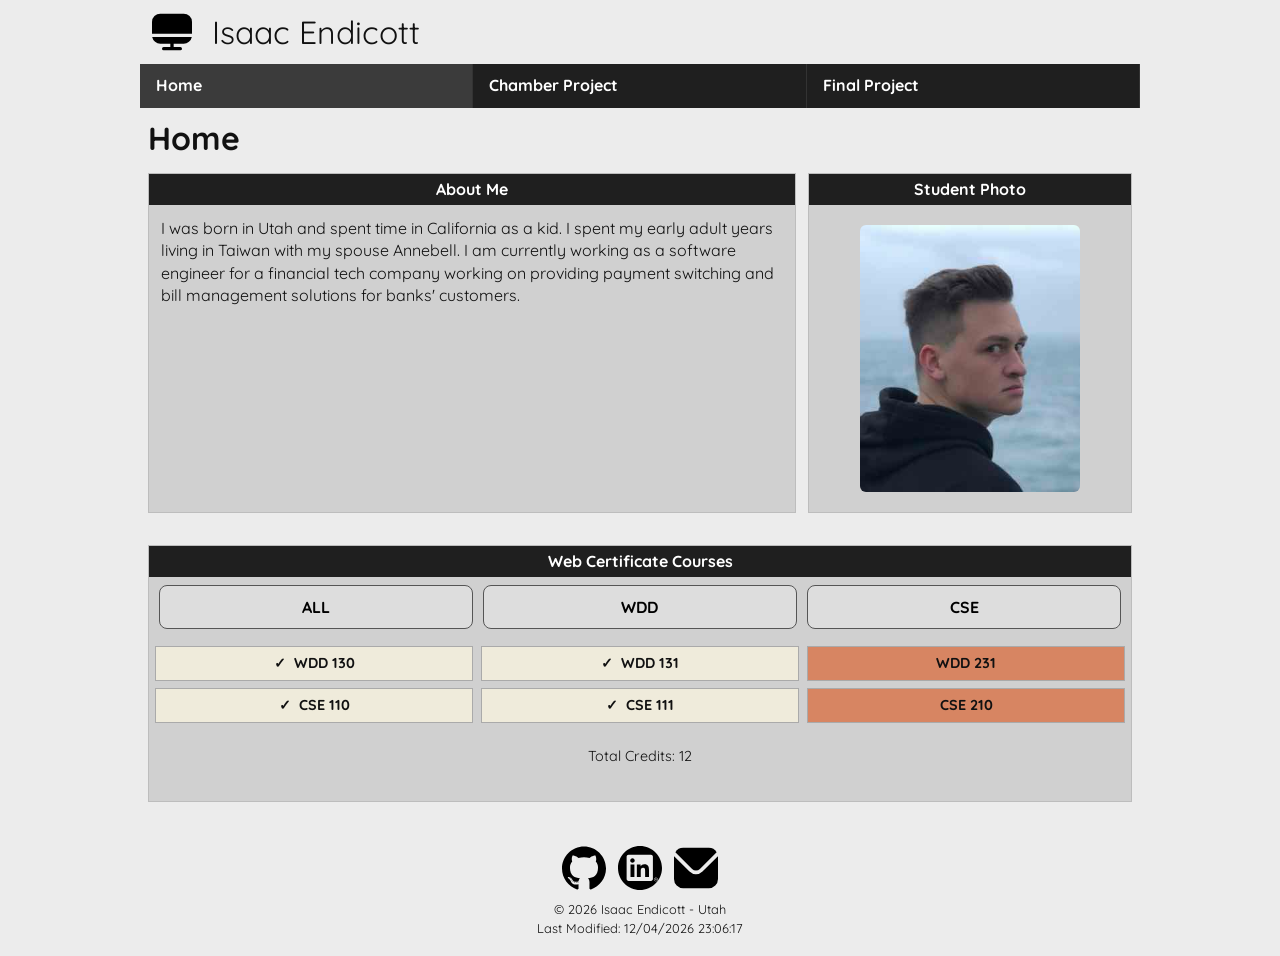
<file: index.html>
<!doctype html>
<html lang="en">
  <head>
    <meta charset="UTF-8" />
    <meta name="viewport" content="width=device-width, initial-scale=1.0" />
    <title>WDD 231 Web Frontend Development Isaac Endicott</title>
    <meta
      name="description"
      content="This is the home page for Isaac Endicott's WDD 231 - Web Frontend Development class."
    />
    <meta name="author" content="Isaac Endicott" />
    <!-- Google Fonts -->
    <link rel="preconnect" href="https://fonts.googleapis.com" />
    <link rel="preconnect" href="https://fonts.gstatic.com" crossorigin />
    <link
      href="https://fonts.googleapis.com/css2?family=Quicksand:wght@500;700&family=Merriweather:wght@400;700&display=swap"
      rel="stylesheet"
    />
    <!-- Stylesheets -->
    <link rel="stylesheet" href="styles/normalize.css" />
    <link rel="stylesheet" href="styles/base.css" />
    <link rel="stylesheet" href="styles/larger.css" />

    <!-- Scripts -->
    <script src="scripts/courses.js" defer></script>
    <script src="scripts/footer.js" defer></script>
    <script src="scripts/navigation.js" defer></script>
  </head>
  <body>
    <header>
      <img
        src="images/site-logo.svg"
        alt="Site Logo"
        width="512"
        height="512"
      />
      <span>Isaac Endicott</span>
      <button
        id="ham-btn"
        class="hamburger"
        type="button"
        aria-label="Toggle navigation menu"
      ></button>
    </header>
    <nav id="nav-bar" class="navigation">
      <ul>
        <li><a href="index.html">Home</a></li>
        <li><a href="chamber-project.html">Chamber Project</a></li>
        <li><a href="final/index.html">Final Project</a></li>
      </ul>
    </nav>
    <main>
      <h1 class="main-heading" id="main-heading">Home</h1>
      <section class="about-section">
        <h2 class="section-header">About Me</h2>
        <p>
          I was born in Utah and spent time in California as a kid. I spent my
          early adult years living in Taiwan with my spouse Annebell. I am
          currently working as a software engineer for a financial tech company
          working on providing payment switching and bill management solutions
          for banks' customers.
        </p>
      </section>
      <section class="photo-section">
        <h2 class="section-header">Student Photo</h2>
        <img src="images/profile-image.jpeg" alt="Isaac Endicott Portrait" />
      </section>
      <section class="courses-section">
        <h2 class="section-header">Web Certificate Courses</h2>
        <button class="course-button" id="all-courses">ALL</button>
        <button class="course-button" id="wdd-courses">WDD</button>
        <button class="course-button" id="cse-courses">CSE</button>
        <ul class="course-list" id="course-list"></ul>
        <p id="total-credits"></p>
      </section>
    </main>
    <footer>
      <nav class="social-media">
        <a href="https://github.com/endicottisaac/"
          ><img src="images/github.svg" alt="GitHub"
        /></a>
        <a href="https://www.linkedin.com/in/isaac-endicott-92b133186/"
          ><img src="images/linkedin-circle.svg" alt="LinkedIn"
        /></a>
        <a href="mailto:endicottisaac@gmail.com"
          ><img src="images/envelope.svg" alt="Email"
        /></a>
      </nav>
      <div class="copyright">
        <p>&copy; <span id="current-year"></span> Isaac Endicott - Utah</p>
        <p id="last-modified"></p>
      </div>
    </footer>
  </body>
</html>
</file>
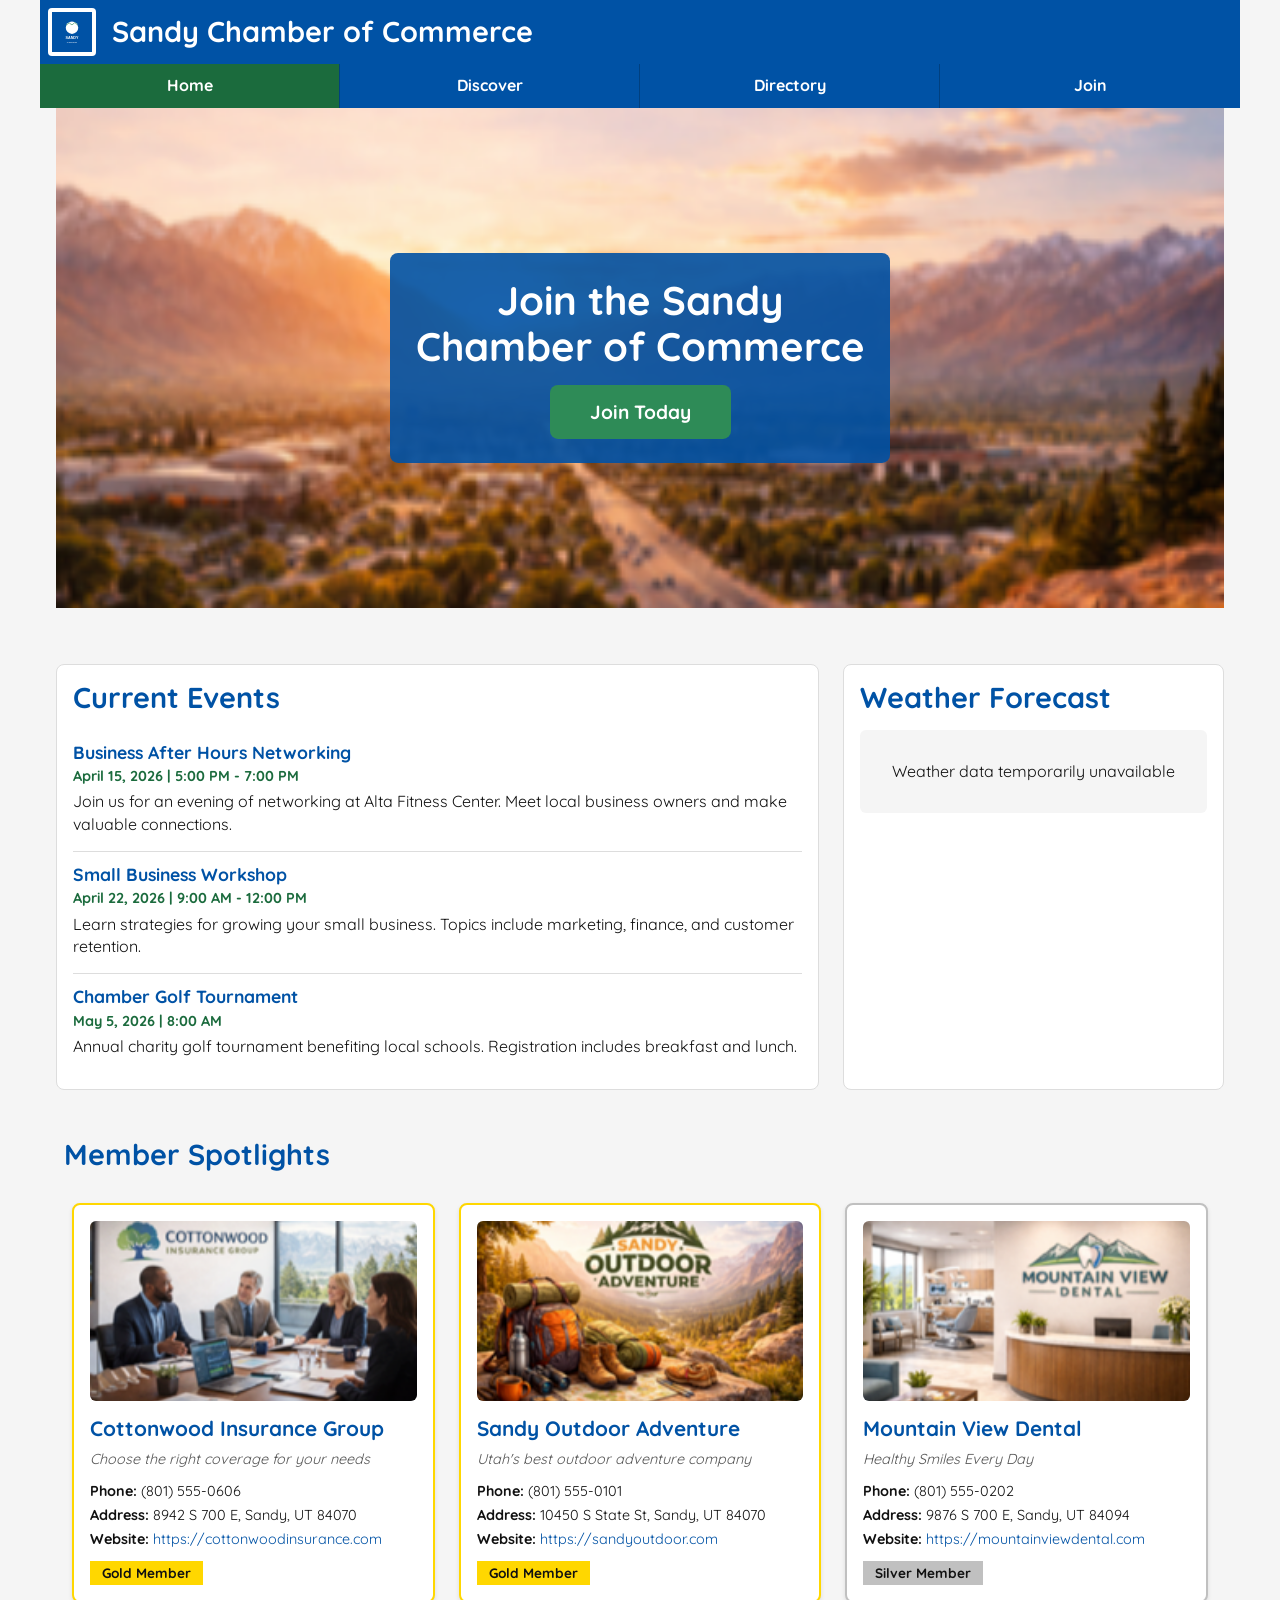
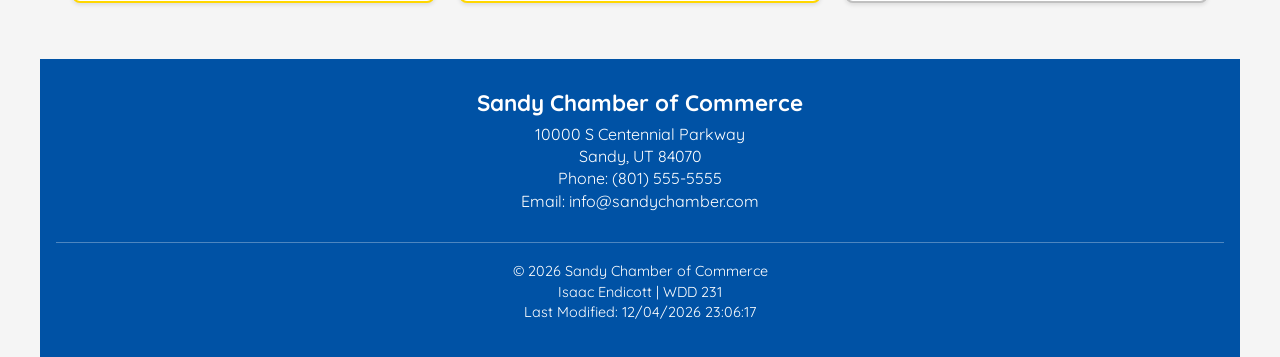
<file: chamber/index.html>
<!doctype html>
<html lang="en">
  <head>
    <meta charset="UTF-8" />
    <meta name="viewport" content="width=device-width, initial-scale=1.0" />
    <title>Sandy Chamber of Commerce - Home</title>
    <meta
      name="description"
      content="Welcome to the Sandy Utah Chamber of Commerce. Supporting local businesses and fostering economic growth in Sandy and surrounding communities."
    />
    <meta name="author" content="Isaac Endicott" />

    <meta property="og:title" content="Sandy Chamber of Commerce - Home" />
    <meta property="og:type" content="website" />
    <meta
      property="og:image"
      content="https://endicottisaac.github.io/wdd231/chamber/images/sandy-chamber-og.jpg"
    />
    <meta
      property="og:url"
      content="https://endicottisaac.github.io/wdd231/chamber/index.html"
    />
    <meta
      property="og:description"
      content="Welcome to the Sandy Utah Chamber of Commerce. Supporting local businesses and fostering economic growth in Sandy and surrounding communities."
    />

    <link rel="icon" href="favicon.ico" type="image/x-icon" />

    <link rel="preconnect" href="https://fonts.googleapis.com" />
    <link rel="preconnect" href="https://fonts.gstatic.com" crossorigin />
    <link
      href="https://fonts.googleapis.com/css2?family=Quicksand:wght@500;700&family=Merriweather:wght@400;700&display=swap"
      rel="stylesheet"
    />

    <link rel="stylesheet" href="styles/normalize.css" />
    <link rel="stylesheet" href="styles/base.css" />
    <link rel="stylesheet" href="styles/larger.css" />

    <script type="module" src="scripts/home.mjs"></script>
    <script type="module" src="scripts/footer.mjs"></script>
    <script type="module" src="scripts/navigation.mjs"></script>
  </head>
  <body>
    <header>
      <img
        src="images/chamber-logo.svg"
        alt="Sandy Chamber of Commerce Logo"
        width="512"
        height="512"
      />
      <span>Sandy Chamber of Commerce</span>
      <button
        id="ham-btn"
        class="hamburger"
        type="button"
        aria-label="Toggle navigation menu"
      ></button>
    </header>
    <nav id="nav-bar" class="navigation">
      <ul>
        <li><a href="index.html">Home</a></li>
        <li><a href="discover.html">Discover</a></li>
        <li><a href="directory.html">Directory</a></li>
        <li><a href="join.html">Join</a></li>
      </ul>
    </nav>
    <main>
      <section class="hero-section">
        <img
          src="images/sandy-chamber-hero.jpg"
          alt="Sandy Utah Chamber of Commerce - Supporting Local Business"
        />
        <div class="hero-overlay">
          <h1>Join the Sandy Chamber of Commerce</h1>
          <a href="join.html" class="cta-button">Join Today</a>
        </div>
      </section>

      <section class="events-section">
        <h2>Current Events</h2>
        <div class="event-card">
          <h3>Business After Hours Networking</h3>
          <p class="event-date">April 15, 2026 | 5:00 PM - 7:00 PM</p>
          <p>
            Join us for an evening of networking at Alta Fitness Center. Meet
            local business owners and make valuable connections.
          </p>
        </div>
        <div class="event-card">
          <h3>Small Business Workshop</h3>
          <p class="event-date">April 22, 2026 | 9:00 AM - 12:00 PM</p>
          <p>
            Learn strategies for growing your small business. Topics include
            marketing, finance, and customer retention.
          </p>
        </div>
        <div class="event-card">
          <h3>Chamber Golf Tournament</h3>
          <p class="event-date">May 5, 2026 | 8:00 AM</p>
          <p>
            Annual charity golf tournament benefiting local schools.
            Registration includes breakfast and lunch.
          </p>
        </div>
      </section>

      <section class="weather-section">
        <h2>Weather Forecast</h2>
        <div id="current-weather">
          <p>Loading weather data...</p>
        </div>
        <div id="forecast"></div>
      </section>

      <section class="spotlights-section">
        <h2>Member Spotlights</h2>
        <div id="spotlights" class="spotlight-grid">
          <p>Loading member spotlights...</p>
        </div>
      </section>
    </main>
    <footer>
      <div class="footer-info">
        <h3>Sandy Chamber of Commerce</h3>
        <p>10000 S Centennial Parkway</p>
        <p>Sandy, UT 84070</p>
        <p>Phone: (801) 555-5555</p>
        <p>Email: info@sandychamber.com</p>
      </div>
      <div class="footer-credits">
        <p>&copy; <span id="current-year"></span> Sandy Chamber of Commerce</p>
        <p>Isaac Endicott | WDD 231</p>
        <p id="last-modified"></p>
      </div>
    </footer>
  </body>
</html>
</file>
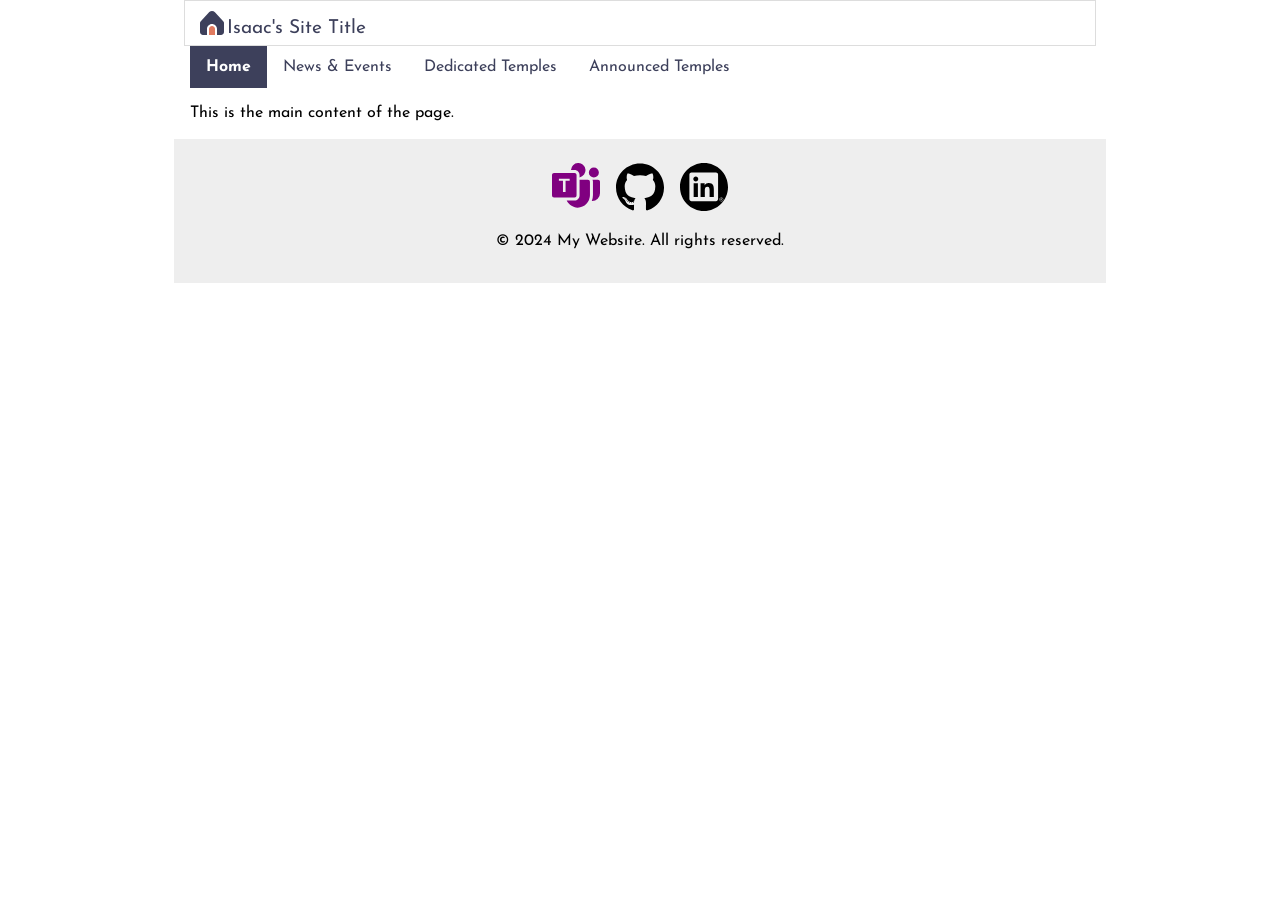
<file: code-along-header/index.html>
<!doctype html>
<html lang="en">
  <head>
    <meta charset="UTF-8" />
    <meta name="viewport" content="width=device-width, initial-scale=1.0" />
    <title>Document</title>

    <!-- Google Font -->
    <link rel="preconnect" href="https://fonts.googleapis.com" />
    <link rel="preconnect" href="https://fonts.gstatic.com" crossorigin />
    <link
      href="https://fonts.googleapis.com/css2?family=Josefin+Sans:wght@400;700&display=swap"
      rel="stylesheet"
    />

    <!-- Style Sheets -->
    <link rel="stylesheet" href="styles/normalize.css" />
    <link rel="stylesheet" href="styles/base.css" />
    <link rel="stylesheet" href="styles/larger.css" />
  </head>
  <body>
    <header>
      <img src="images/home.svg" alt="Home Icon" width="512" height="512" />
      <span>Isaac's Site Title</span>
      <button
        id="ham-btn"
        class="hamburger"
        type="button"
        aria-label="Toggle navigation menu"
      ></button>
    </header>
    <nav id="nav-bar" class="navigation">
      <ul>
        <li><a href="index.html">Home</a></li>
        <li><a href="news-events.html">News &amp; Events</a></li>
        <li><a href="dedicated-temples.html">Dedicated Temples</a></li>
        <li><a href="announced-temples.html">Announced Temples</a></li>
      </ul>
    </nav>
    <main>
      <p>This is the main content of the page.</p>
    </main>
    <footer>
      <div class="social-media-links">
        <a href="https://teams.microsoft.com/"
          ><img src="images/microsoft-teams.svg" alt="Microsoft Teams"
        /></a>
        <a href="https://github.com/"
          ><img src="images/github.svg" alt="GitHub"
        /></a>
        <a href="https://www.linkedin.com/"
          ><img src="images/linkedin-circle.svg" alt="LinkedIn"
        /></a>
      </div>
      <p>&copy; 2024 My Website. All rights reserved.</p>
    </footer>
    <script src="scripts/navigation.js"></script>
  </body>
</html>
</file>
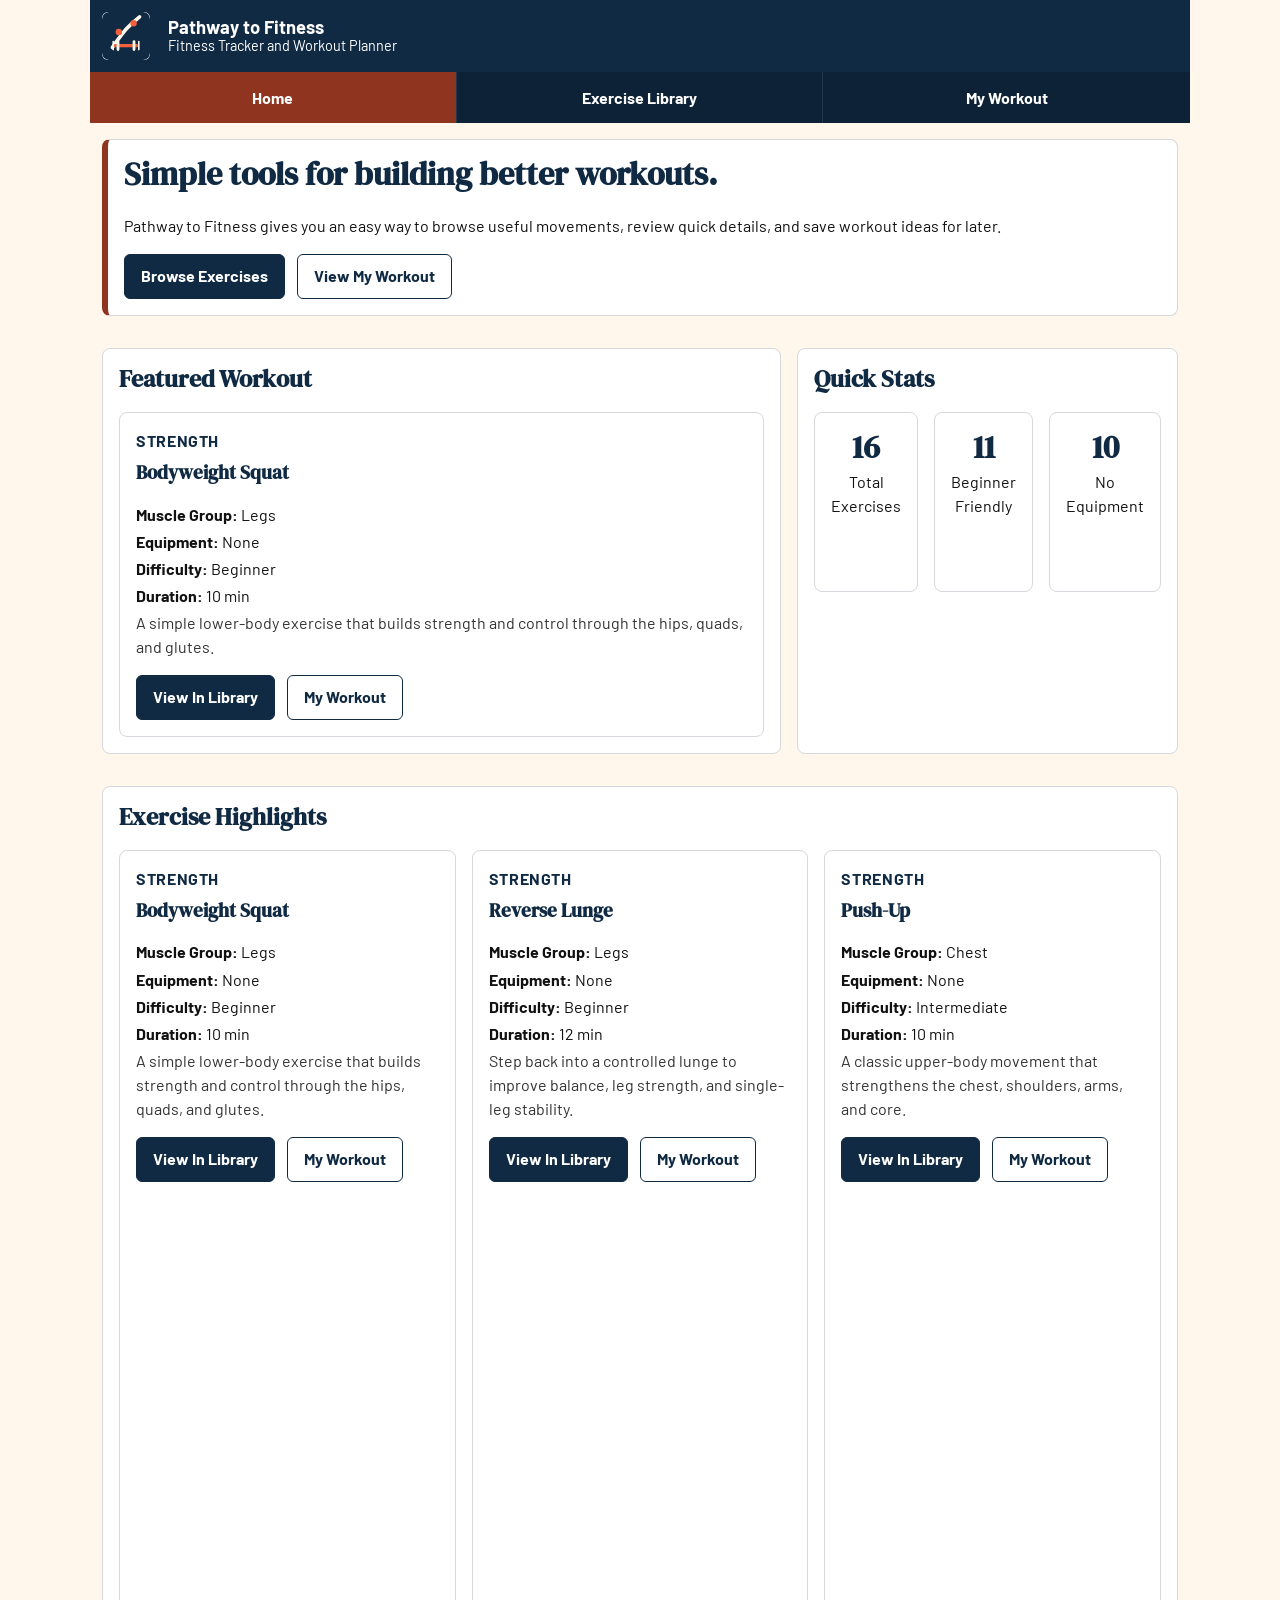
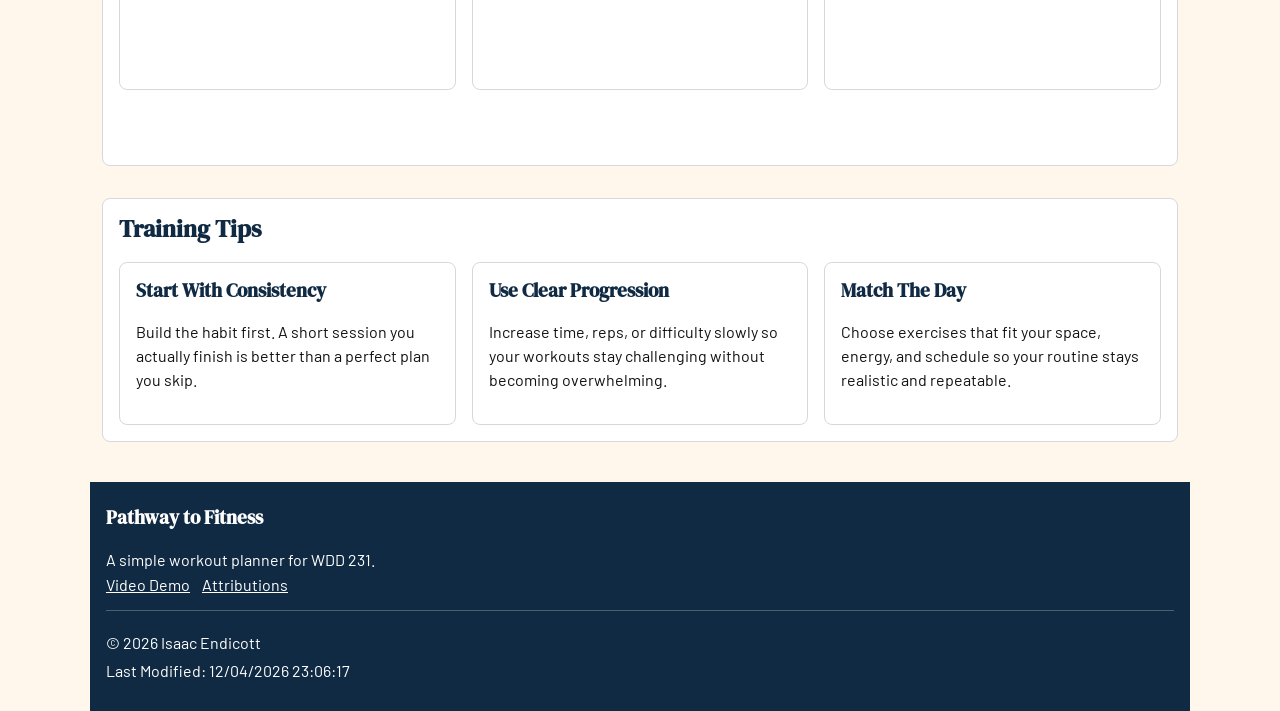
<file: final/index.html>
<!doctype html>
<html lang="en">
  <head>
    <meta charset="UTF-8" />
    <meta name="viewport" content="width=device-width, initial-scale=1.0" />
    <title>Pathway to Fitness - Home</title>
    <meta
      name="description"
      content="Pathway to Fitness helps you browse exercises, build simple workouts, and save ideas for your next session."
    />
    <meta name="author" content="Isaac Endicott" />
    <meta property="og:title" content="Pathway to Fitness - Home" />
    <meta property="og:type" content="website" />
    <meta
      property="og:image"
      content="https://endicottisaac.github.io/wdd231/final/images/pathway-logo.svg"
    />
    <meta
      property="og:url"
      content="https://endicottisaac.github.io/wdd231/final/index.html"
    />
    <meta
      property="og:description"
      content="Browse simple exercises, find workout ideas, and save a plan for your next training session."
    />
    <link rel="icon" href="images/favicon.svg" type="image/svg+xml" />
    <link rel="preconnect" href="https://fonts.googleapis.com" />
    <link rel="preconnect" href="https://fonts.gstatic.com" crossorigin />
    <link
      href="https://fonts.googleapis.com/css2?family=Barlow:wght@400;600;700&family=DM+Serif+Display:ital@0;1&display=swap"
      rel="stylesheet"
    />
    <link rel="stylesheet" href="styles/normalize.css" />
    <link rel="stylesheet" href="styles/base.css" />
    <link rel="stylesheet" href="styles/larger.css" />
    <script type="module" src="scripts/home.mjs"></script>
    <script type="module" src="scripts/footer.mjs"></script>
    <script type="module" src="scripts/navigation.mjs"></script>
  </head>
  <body>
    <header>
      <img src="images/pathway-logo.svg" alt="Pathway to Fitness logo" width="120" height="120" />
      <div class="site-brand">
        <strong>Pathway to Fitness</strong>
        <span>Fitness Tracker and Workout Planner</span>
      </div>
      <button
        id="ham-btn"
        class="hamburger"
        type="button"
        aria-label="Toggle navigation menu"
      ></button>
    </header>
    <nav id="nav-bar" class="navigation">
      <ul>
        <li><a href="index.html">Home</a></li>
        <li><a href="library.html">Exercise Library</a></li>
        <li><a href="my-workout.html">My Workout</a></li>
      </ul>
    </nav>
    <main class="home-layout">
      <section class="home-hero-section home-hero">
        <h1>Simple tools for building better workouts.</h1>
        <p>
          Pathway to Fitness gives you an easy way to browse useful movements,
          review quick details, and save workout ideas for later.
        </p>
        <div class="hero-actions">
          <a href="library.html" class="primary-button">Browse Exercises</a>
          <a href="my-workout.html" class="secondary-button">View My Workout</a>
        </div>
      </section>

      <section class="featured-section featured-panel">
        <h2>Featured Workout</h2>
        <div id="featured-workout" class="featured-workout">
          <article class="exercise-card loading-card" aria-hidden="true">
            <p class="card-label">Loading</p>
            <h3>Featured Workout</h3>
            <div class="exercise-meta">
              <p><strong>Muscle Group:</strong> Loading</p>
              <p><strong>Equipment:</strong> Loading</p>
              <p><strong>Difficulty:</strong> Loading</p>
              <p><strong>Duration:</strong> Loading</p>
            </div>
            <p class="exercise-description">Loading featured workout...</p>
          </article>
        </div>
      </section>

      <section class="stats-section stats-panel">
        <h2>Quick Stats</h2>
        <div id="stats-strip" class="stats-strip">
          <article class="stat-card loading-card" aria-hidden="true">
            <h2>--</h2>
            <p>Total Exercises</p>
          </article>
          <article class="stat-card loading-card" aria-hidden="true">
            <h2>--</h2>
            <p>Beginner Friendly</p>
          </article>
          <article class="stat-card loading-card" aria-hidden="true">
            <h2>--</h2>
            <p>No Equipment</p>
          </article>
        </div>
      </section>

      <section class="spotlights-section spotlights-panel">
        <h2>Exercise Highlights</h2>
        <div id="spotlight-grid" class="spotlight-grid">
          <article class="exercise-card loading-card" aria-hidden="true">
            <p class="card-label">Loading</p>
            <h3>Exercise Highlight</h3>
            <div class="exercise-meta">
              <p><strong>Muscle Group:</strong> Loading</p>
              <p><strong>Equipment:</strong> Loading</p>
              <p><strong>Difficulty:</strong> Loading</p>
              <p><strong>Duration:</strong> Loading</p>
            </div>
            <p class="exercise-description">Loading exercise highlight...</p>
          </article>
          <article class="exercise-card loading-card" aria-hidden="true">
            <p class="card-label">Loading</p>
            <h3>Exercise Highlight</h3>
            <div class="exercise-meta">
              <p><strong>Muscle Group:</strong> Loading</p>
              <p><strong>Equipment:</strong> Loading</p>
              <p><strong>Difficulty:</strong> Loading</p>
              <p><strong>Duration:</strong> Loading</p>
            </div>
            <p class="exercise-description">Loading exercise highlight...</p>
          </article>
          <article class="exercise-card loading-card" aria-hidden="true">
            <p class="card-label">Loading</p>
            <h3>Exercise Highlight</h3>
            <div class="exercise-meta">
              <p><strong>Muscle Group:</strong> Loading</p>
              <p><strong>Equipment:</strong> Loading</p>
              <p><strong>Difficulty:</strong> Loading</p>
              <p><strong>Duration:</strong> Loading</p>
            </div>
            <p class="exercise-description">Loading exercise highlight...</p>
          </article>
        </div>
      </section>

      <section class="tips-section tips-panel">
        <h2>Training Tips</h2>
        <div class="benefits-list">
          <article class="tip-card">
            <h3>Start With Consistency</h3>
            <p>Build the habit first. A short session you actually finish is better than a perfect plan you skip.</p>
          </article>
          <article class="tip-card">
            <h3>Use Clear Progression</h3>
            <p>Increase time, reps, or difficulty slowly so your workouts stay challenging without becoming overwhelming.</p>
          </article>
          <article class="tip-card">
            <h3>Match The Day</h3>
            <p>Choose exercises that fit your space, energy, and schedule so your routine stays realistic and repeatable.</p>
          </article>
        </div>
      </section>
    </main>
    <footer>
      <h3>Pathway to Fitness</h3>
      <p>A simple workout planner for WDD 231.</p>
      <div class="footer-links">
        <a href="#">Video Demo</a>
        <a href="attributions.html">Attributions</a>
      </div>
      <div class="footer-copy">
        <p>&copy; <span id="current-year"></span> Isaac Endicott</p>
        <p id="last-modified"></p>
      </div>
    </footer>
  </body>
</html>
</file>
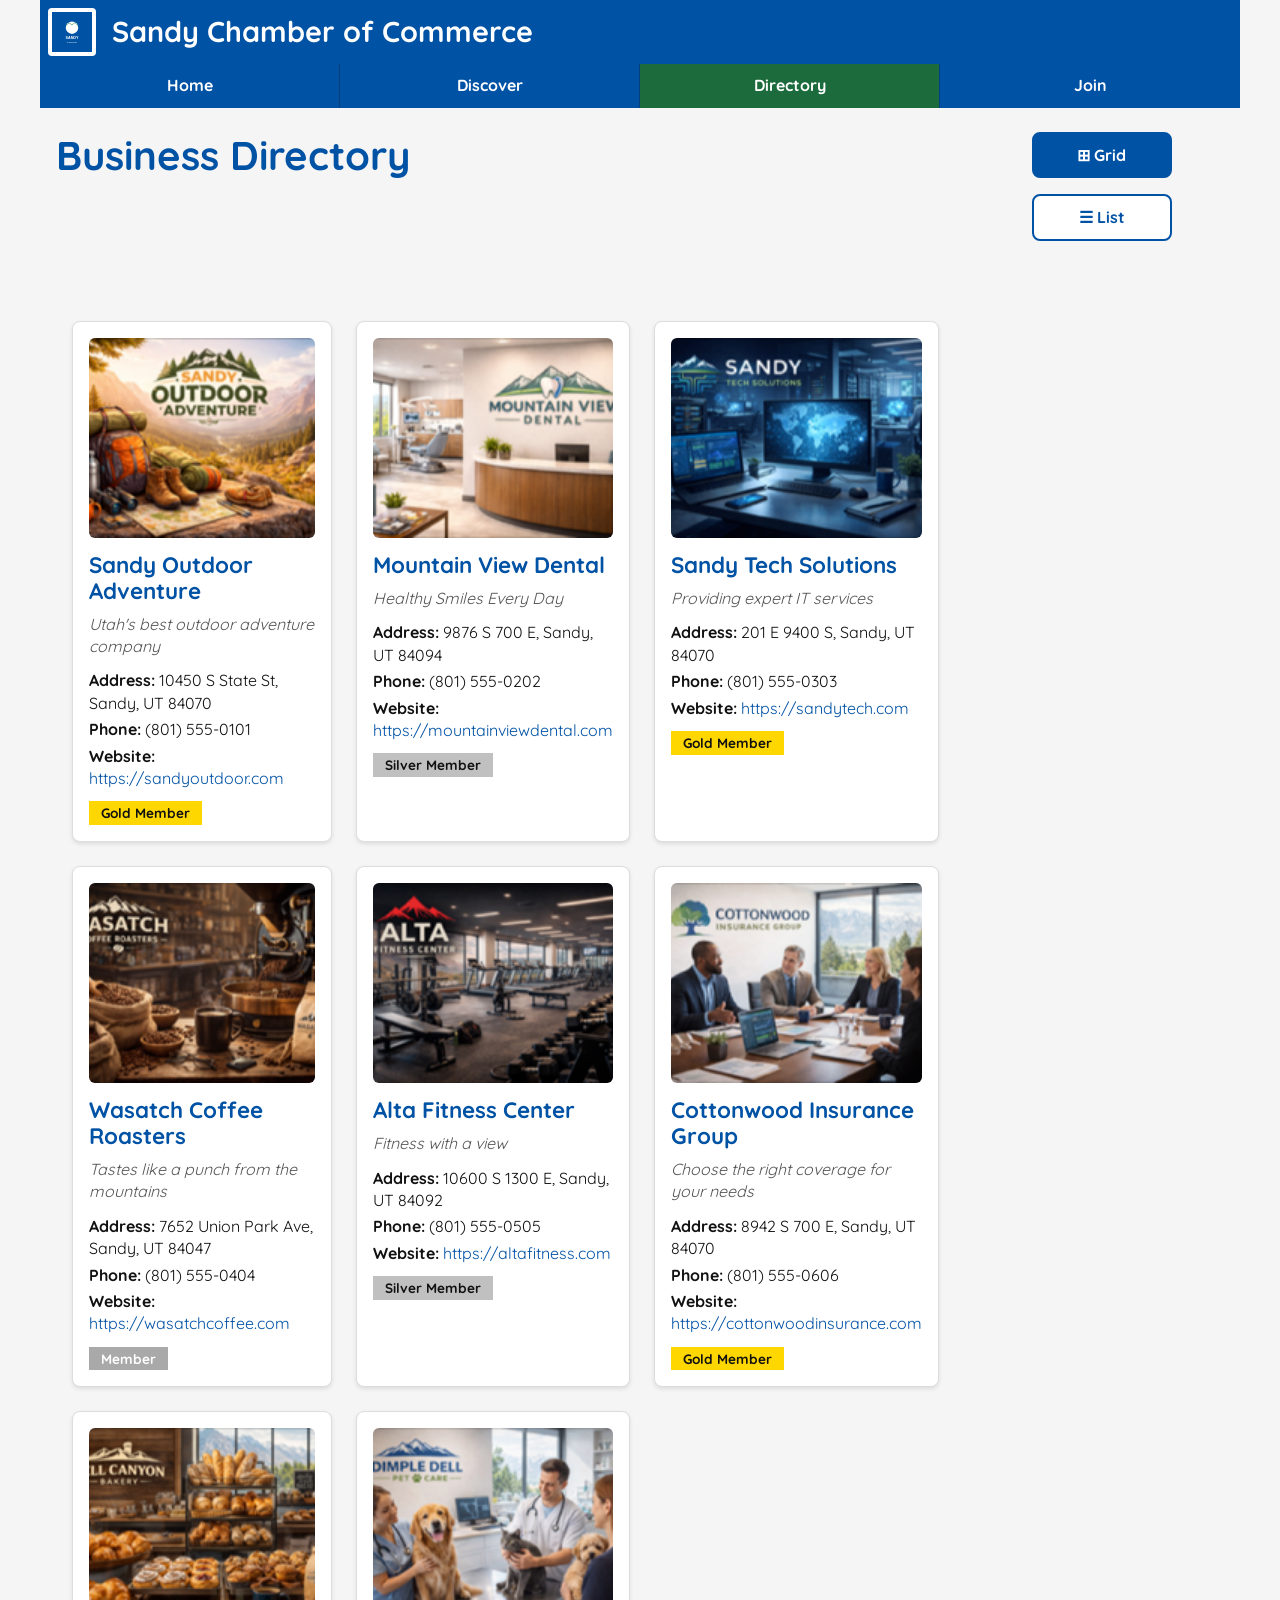
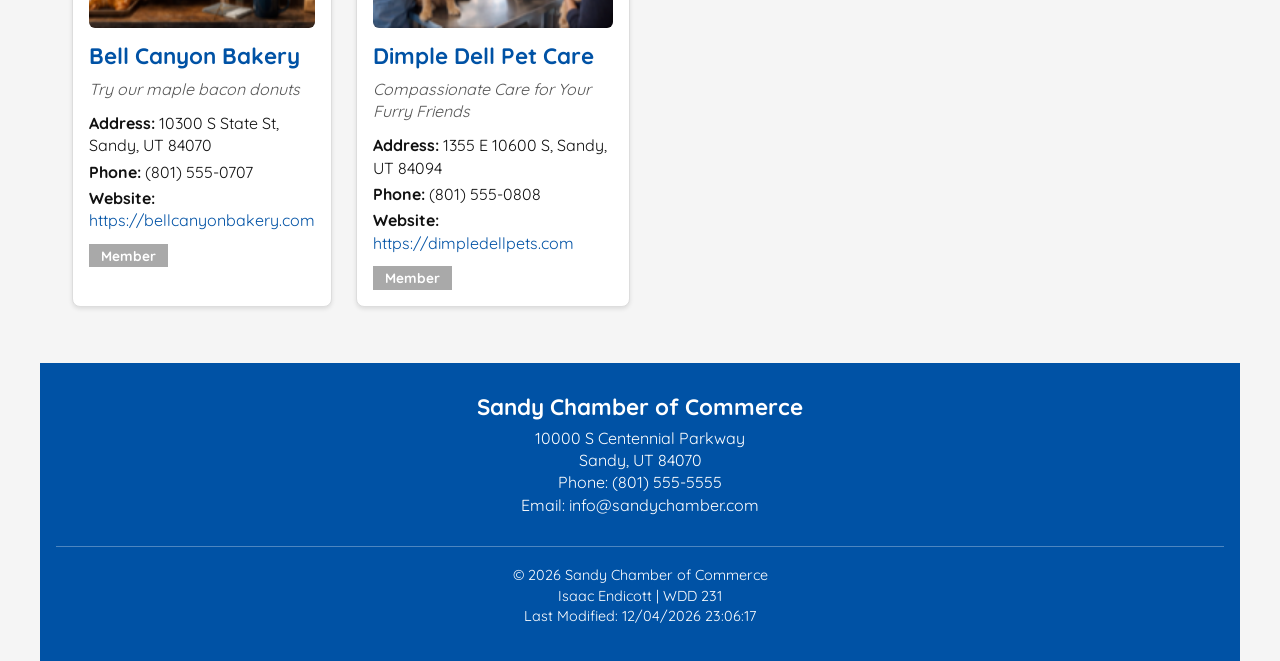
<file: chamber/directory.html>
<!doctype html>
<html lang="en">
  <head>
    <meta charset="UTF-8" />
    <meta name="viewport" content="width=device-width, initial-scale=1.0" />
    <title>Sandy Chamber of Commerce - Business Directory</title>
    <meta
      name="description"
      content="Browse the business directory of the Sandy Utah Chamber of Commerce. Find local businesses and organizations serving Sandy and surrounding areas."
    />
    <meta name="author" content="Isaac Endicott" />

    <meta
      property="og:title"
      content="Sandy Chamber of Commerce - Business Directory"
    />
    <meta property="og:type" content="website" />
    <meta
      property="og:image"
      content="https://endicottisaac.github.io/wdd231/chamber/images/sandy-chamber-og.jpg"
    />
    <meta
      property="og:url"
      content="https://endicottisaac.github.io/wdd231/chamber/directory.html"
    />
    <meta
      property="og:description"
      content="Browse the business directory of the Sandy Utah Chamber of Commerce. Find local businesses and organizations serving Sandy and surrounding areas."
    />

    <link rel="icon" href="favicon.ico" type="image/x-icon" />
    <link rel="preconnect" href="https://fonts.googleapis.com" />
    <link rel="preconnect" href="https://fonts.gstatic.com" crossorigin />
    <link
      href="https://fonts.googleapis.com/css2?family=Quicksand:wght@500;700&family=Merriweather:wght@400;700&display=swap"
      rel="stylesheet"
    />
    <link rel="stylesheet" href="styles/normalize.css" />
    <link rel="stylesheet" href="styles/base.css" />
    <link rel="stylesheet" href="styles/larger.css" />

    <script src="scripts/directory.js" defer></script>
    <script type="module" src="scripts/footer.mjs"></script>
    <script type="module" src="scripts/navigation.mjs"></script>
  </head>
  <body>
    <header>
      <img
        src="images/chamber-logo.svg"
        alt="Sandy Chamber of Commerce Logo"
        width="512"
        height="512"
      />
      <span>Sandy Chamber of Commerce</span>
      <button
        id="ham-btn"
        class="hamburger"
        type="button"
        aria-label="Toggle navigation menu"
      ></button>
    </header>
    <nav id="nav-bar" class="navigation">
      <ul>
        <li><a href="index.html">Home</a></li>
        <li><a href="discover.html">Discover</a></li>
        <li><a href="directory.html">Directory</a></li>
        <li><a href="join.html">Join</a></li>
      </ul>
    </nav>
    <main>
      <h1 class="main-heading">Business Directory</h1>

      <section class="view-controls">
        <h2 class="sr-only">View Options</h2>
        <button
          id="grid-view-btn"
          class="view-button active"
          aria-label="Grid view"
        >
          <span aria-hidden="true">⊞</span> Grid
        </button>
        <button id="list-view-btn" class="view-button" aria-label="List view">
          <span aria-hidden="true">☰</span> List
        </button>
      </section>

      <section class="directory-section">
        <h2 class="sr-only">Member Businesses</h2>
        <div id="member-directory" class="member-grid"></div>
      </section>
    </main>
    <footer>
      <div class="footer-info">
        <h3>Sandy Chamber of Commerce</h3>
        <p>10000 S Centennial Parkway</p>
        <p>Sandy, UT 84070</p>
        <p>Phone: (801) 555-5555</p>
        <p>Email: info@sandychamber.com</p>
      </div>
      <div class="footer-credits">
        <p>&copy; <span id="current-year"></span> Sandy Chamber of Commerce</p>
        <p>Isaac Endicott | WDD 231</p>
        <p id="last-modified"></p>
      </div>
    </footer>
  </body>
</html>
</file>
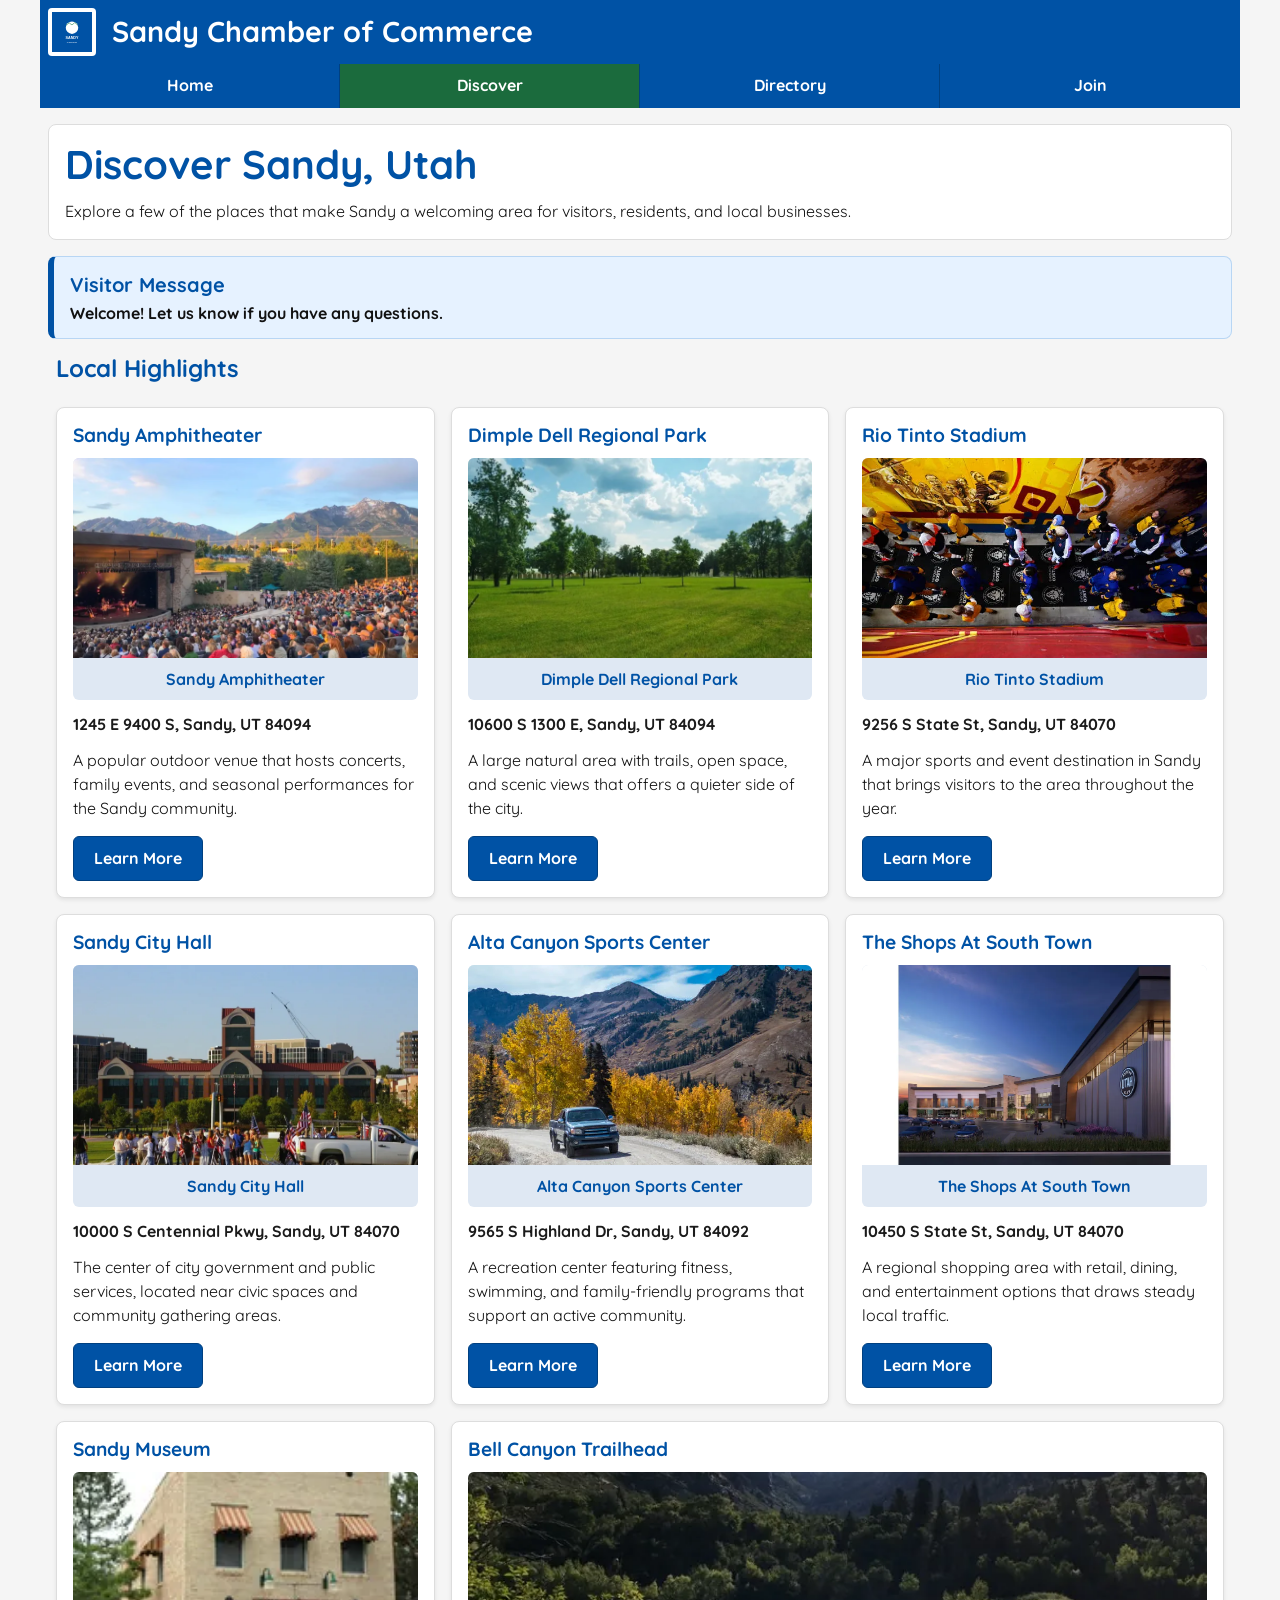
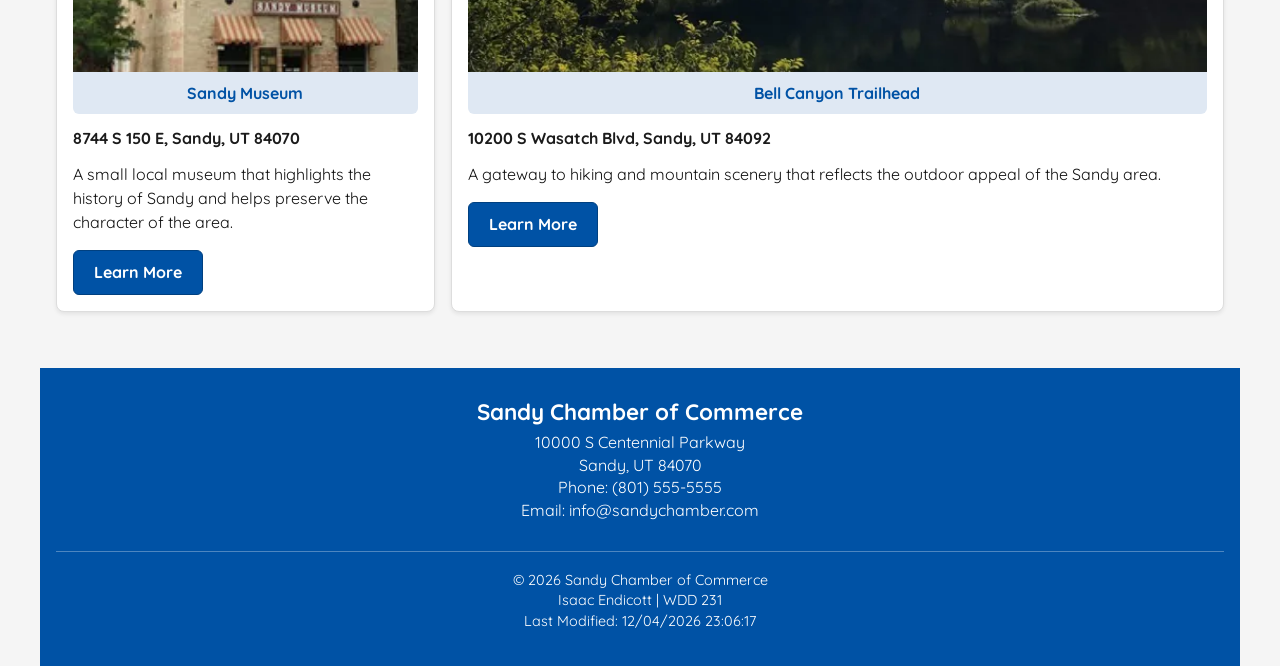
<file: chamber/discover.html>
<!doctype html>
<html lang="en">
  <head>
    <meta charset="UTF-8" />
    <meta name="viewport" content="width=device-width, initial-scale=1.0" />
    <title>Sandy Chamber of Commerce - Discover</title>
    <meta
      name="description"
      content="Discover local attractions, parks, landmarks, and community highlights in Sandy, Utah."
    />
    <meta name="author" content="Isaac Endicott" />

    <meta property="og:title" content="Sandy Chamber of Commerce - Discover" />
    <meta property="og:type" content="website" />
    <meta
      property="og:image"
      content="https://endicottisaac.github.io/wdd231/chamber/images/sandy-chamber-og.jpg"
    />
    <meta
      property="og:url"
      content="https://endicottisaac.github.io/wdd231/chamber/discover.html"
    />
    <meta
      property="og:description"
      content="Explore area highlights and points of interest in Sandy, Utah."
    />

    <link rel="icon" href="favicon.ico" type="image/x-icon" />
    <link rel="preconnect" href="https://fonts.googleapis.com" />
    <link rel="preconnect" href="https://fonts.gstatic.com" crossorigin />
    <link
      href="https://fonts.googleapis.com/css2?family=Quicksand:wght@500;700&family=Merriweather:wght@400;700&display=swap"
      rel="stylesheet"
    />
    <link rel="stylesheet" href="styles/normalize.css" />
    <link rel="stylesheet" href="styles/base.css" />
    <link rel="stylesheet" href="styles/larger.css" />

    <script type="module" src="scripts/discover.mjs"></script>
    <script type="module" src="scripts/footer.mjs"></script>
    <script type="module" src="scripts/navigation.mjs"></script>
  </head>
  <body>
    <header>
      <img
        src="images/chamber-logo.svg"
        alt="Sandy Chamber of Commerce Logo"
        width="512"
        height="512"
      />
      <span>Sandy Chamber of Commerce</span>
      <button
        id="ham-btn"
        class="hamburger"
        type="button"
        aria-label="Toggle navigation menu"
      ></button>
    </header>
    <nav id="nav-bar" class="navigation">
      <ul>
        <li><a href="index.html">Home</a></li>
        <li><a href="discover.html">Discover</a></li>
        <li><a href="directory.html">Directory</a></li>
        <li><a href="join.html">Join</a></li>
      </ul>
    </nav>
    <main class="discover-page">
      <section class="discover-heading">
        <h1>Discover Sandy, Utah</h1>
        <p>
          Explore a few of the places that make Sandy a welcoming area for
          visitors, residents, and local businesses.
        </p>
      </section>

      <section
        class="visit-message-section"
        aria-labelledby="visit-message-heading"
      >
        <h2 id="visit-message-heading">Visitor Message</h2>
        <p id="visit-message">
          Welcome! Let us know if you have any questions.
        </p>
      </section>

      <section class="discover-section" aria-labelledby="discover-grid-heading">
        <h2 id="discover-grid-heading">Local Highlights</h2>
        <div id="discover-grid" class="discover-grid"></div>
      </section>
    </main>
    <footer>
      <div class="footer-info">
        <h3>Sandy Chamber of Commerce</h3>
        <p>10000 S Centennial Parkway</p>
        <p>Sandy, UT 84070</p>
        <p>Phone: (801) 555-5555</p>
        <p>Email: info@sandychamber.com</p>
      </div>
      <div class="footer-credits">
        <p>&copy; <span id="current-year"></span> Sandy Chamber of Commerce</p>
        <p>Isaac Endicott | WDD 231</p>
        <p id="last-modified"></p>
      </div>
    </footer>
  </body>
</html>
</file>
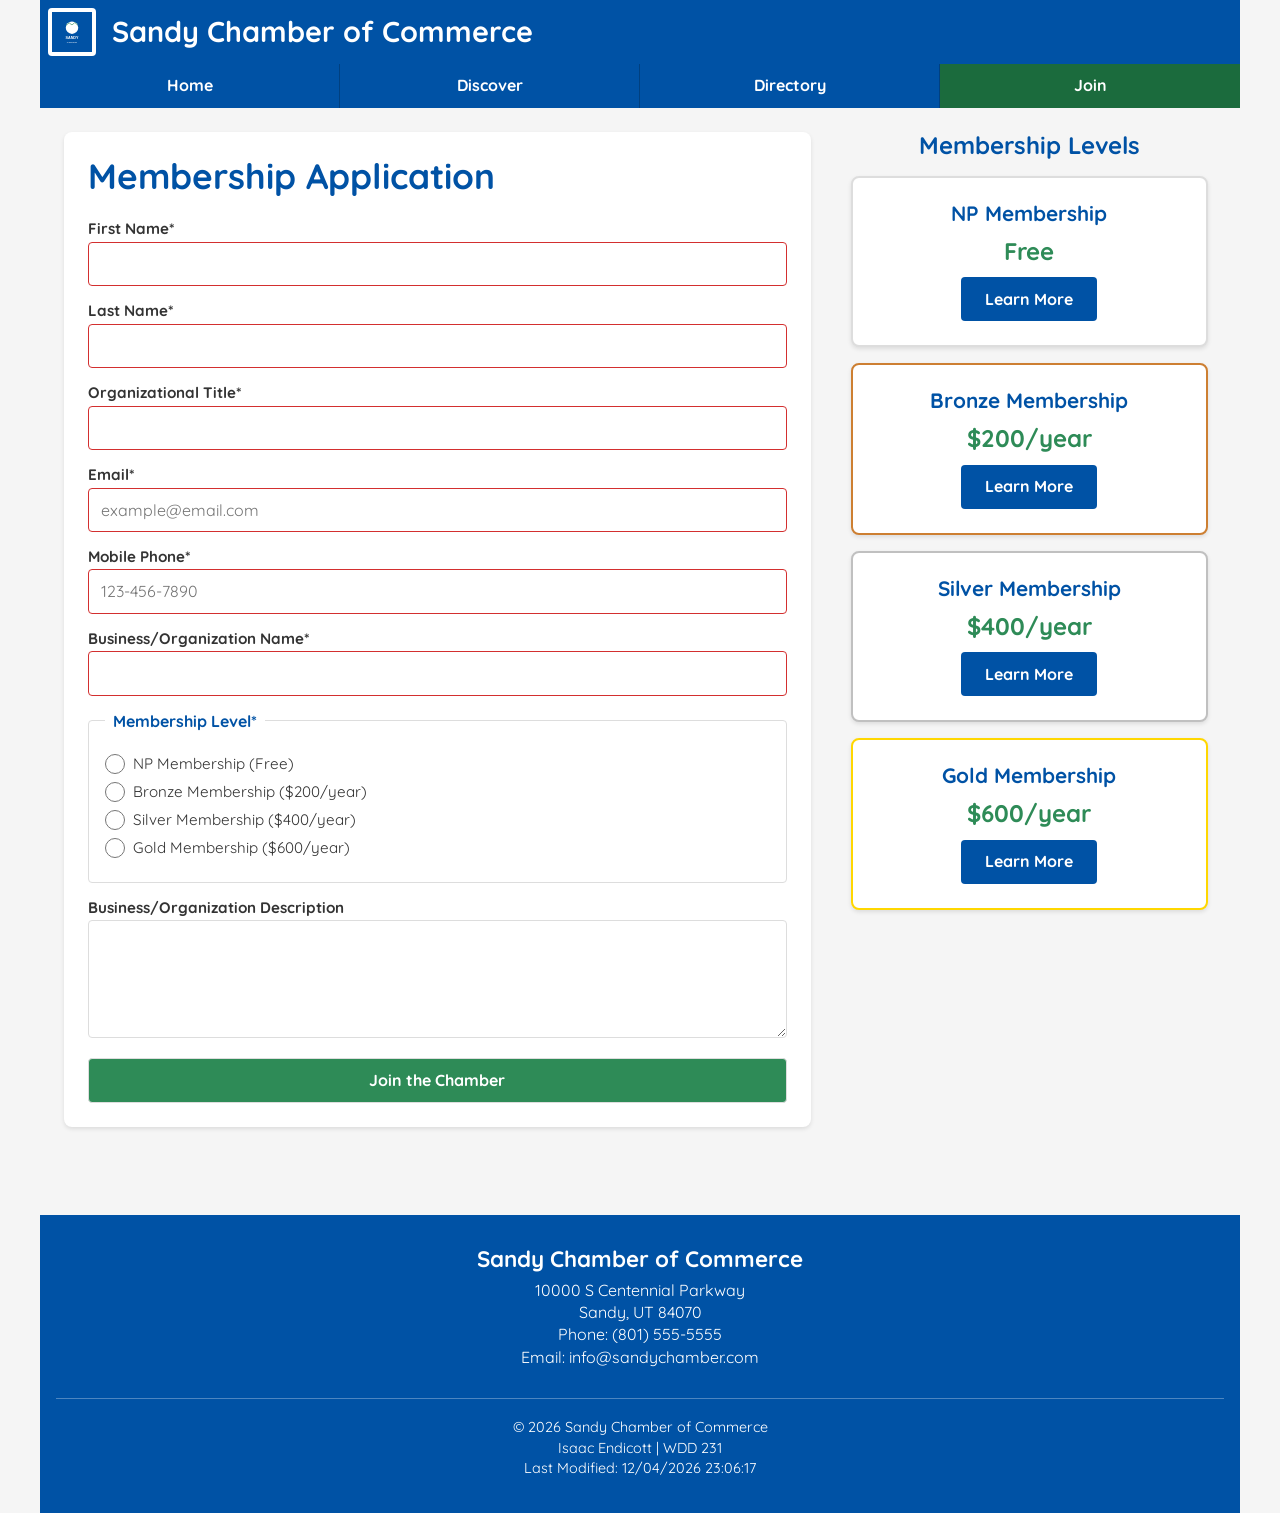
<file: chamber/join.html>
<!doctype html>
<html lang="en">
  <head>
    <meta charset="UTF-8" />
    <meta name="viewport" content="width=device-width, initial-scale=1.0" />
    <title>Join the Sandy Chamber of Commerce</title>
    <meta
      name="description"
      content="Apply for membership in the Sandy Utah Chamber of Commerce. Choose from NP, Bronze, Silver, or Gold membership levels."
    />
    <meta name="author" content="Isaac Endicott" />

    <meta property="og:title" content="Join the Sandy Chamber of Commerce" />
    <meta property="og:type" content="website" />
    <meta
      property="og:image"
      content="https://endicottisaac.github.io/wdd231/chamber/images/sandy-chamber-og.jpg"
    />
    <meta
      property="og:url"
      content="https://endicottisaac.github.io/wdd231/chamber/join.html"
    />
    <meta
      property="og:description"
      content="Apply for membership in the Sandy Utah Chamber of Commerce."
    />

    <link rel="icon" href="favicon.ico" type="image/x-icon" />

    <link rel="preconnect" href="https://fonts.googleapis.com" />
    <link rel="preconnect" href="https://fonts.gstatic.com" crossorigin />
    <link
      href="https://fonts.googleapis.com/css2?family=Quicksand:wght@500;700&family=Merriweather:wght@400;700&display=swap"
      rel="stylesheet"
    />

    <link rel="stylesheet" href="styles/normalize.css" />
    <link rel="stylesheet" href="styles/base.css" />
    <link rel="stylesheet" href="styles/larger.css" />

    <script type="module" src="scripts/join.mjs"></script>
    <script type="module" src="scripts/footer.mjs"></script>
    <script type="module" src="scripts/navigation.mjs"></script>
  </head>
  <body>
    <header>
      <img
        src="images/chamber-logo.svg"
        alt="Sandy Chamber of Commerce Logo"
        width="512"
        height="512"
      />
      <span>Sandy Chamber of Commerce</span>
      <button
        id="ham-btn"
        class="hamburger"
        type="button"
        aria-label="Toggle navigation menu"
      ></button>
    </header>
    <nav id="nav-bar" class="navigation">
      <ul>
        <li><a href="index.html">Home</a></li>
        <li><a href="discover.html">Discover</a></li>
        <li><a href="directory.html">Directory</a></li>
        <li><a href="join.html" aria-current="page">Join</a></li>
      </ul>
    </nav>
    <main class="join-page">
      <section class="join-form-section">
        <h1>Membership Application</h1>
        <form method="get" action="thankyou.html" id="join-form">
          <label>
            First Name*
            <input
              type="text"
              name="first-name"
              title="First Name"
              autocomplete="given-name"
              required
            />
          </label>
          <label>
            Last Name*
            <input
              type="text"
              name="last-name"
              title="Last Name"
              autocomplete="family-name"
              required
            />
          </label>
          <label>
            Organizational Title*
            <input
              type="text"
              name="title"
              title="Organizational Title (minimum 7 alpha characters, allows spaces and hyphens)"
              pattern="[A-Za-z\s\-]{7,}"
              autocomplete="organization-title"
              required
            />
          </label>
          <label>
            Email*
            <input
              type="email"
              name="email"
              title="Email Address"
              autocomplete="email"
              placeholder="example@email.com"
              required
            />
          </label>
          <label>
            Mobile Phone*
            <input
              type="tel"
              name="mobile"
              title="Mobile Phone Number"
              autocomplete="tel"
              placeholder="123-456-7890"
              required
            />
          </label>

          <label>
            Business/Organization Name*
            <input
              type="text"
              name="organization"
              title="Business or Organization Name"
              autocomplete="organization"
              required
            />
          </label>

          <fieldset>
            <legend>Membership Level*</legend>
            <label>
              <input type="radio" name="membership" value="np" />
              NP Membership (Free)
            </label>
            <label>
              <input type="radio" name="membership" value="bronze" />
              Bronze Membership ($200/year)
            </label>
            <label>
              <input type="radio" name="membership" value="silver" />
              Silver Membership ($400/year)
            </label>
            <label>
              <input type="radio" name="membership" value="gold" />
              Gold Membership ($600/year)
            </label>
          </fieldset>

          <label>
            Business/Organization Description
            <textarea
              name="description"
              title="Business Description"
              rows="5"
            ></textarea>
          </label>

          <input type="hidden" name="timestamp" id="timestamp" />
          <input type="submit" value="Join the Chamber" class="submit-button" />
        </form>
      </section>
      <section class="membership-cards-section">
        <h2>Membership Levels</h2>

        <div class="membership-card np-card">
          <h3>NP Membership</h3>
          <p class="price">Free</p>
          <button
            class="info-button"
            data-modal="np-modal"
            type="button"
            aria-label="Learn more about NP Membership"
          >
            Learn More
          </button>
        </div>

        <div class="membership-card bronze-card">
          <h3>Bronze Membership</h3>
          <p class="price">$200/year</p>
          <button
            class="info-button"
            data-modal="bronze-modal"
            type="button"
            aria-label="Learn more about Bronze Membership"
          >
            Learn More
          </button>
        </div>

        <div class="membership-card silver-card">
          <h3>Silver Membership</h3>
          <p class="price">$400/year</p>
          <button
            class="info-button"
            data-modal="silver-modal"
            type="button"
            aria-label="Learn more about Silver Membership"
          >
            Learn More
          </button>
        </div>

        <div class="membership-card gold-card">
          <h3>Gold Membership</h3>
          <p class="price">$600/year</p>
          <button
            class="info-button"
            data-modal="gold-modal"
            type="button"
            aria-label="Learn more about Gold Membership"
          >
            Learn More
          </button>
        </div>
      </section>
    </main>
    <dialog id="np-modal" class="membership-modal">
      <button class="close-modal" type="button" aria-label="Close modal">
        ❌
      </button>
      <h3>NP Membership Benefits</h3>
      <ul>
        <li>Free membership for non-profit organizations</li>
        <li>Basic chamber directory listing</li>
        <li>Access to networking events</li>
        <li>Monthly newsletter</li>
      </ul>
    </dialog>
    <dialog id="bronze-modal" class="membership-modal">
      <button class="close-modal" type="button" aria-label="Close modal">
        ❌
      </button>
      <h3>Bronze Membership Benefits</h3>
      <ul>
        <li>All NP benefits</li>
        <li>Ribbon cutting ceremonies</li>
        <li>Business workshops</li>
        <li>Social media mentions</li>
      </ul>
    </dialog>
    <dialog id="silver-modal" class="membership-modal">
      <button class="close-modal" type="button" aria-label="Close modal">
        ❌
      </button>
      <h3>Silver Membership Benefits</h3>
      <ul>
        <li>All Bronze benefits</li>
        <li>1 home page spotlight per year</li>
        <li>Discounted event tickets</li>
        <li>Quarterly magazine feature</li>
      </ul>
    </dialog>
    <dialog id="gold-modal" class="membership-modal">
      <button class="close-modal" type="button" aria-label="Close modal">
        ❌
      </button>
      <h3>Gold Membership Benefits</h3>
      <ul>
        <li>All Silver benefits</li>
        <li>4 home page spotlights per year</li>
        <li>Premium directory placement</li>
        <li>Exclusive gold member networking events</li>
        <li>Free booth at annual chamber expo</li>
      </ul>
    </dialog>

    <footer>
      <div class="footer-info">
        <h3>Sandy Chamber of Commerce</h3>
        <p>10000 S Centennial Parkway</p>
        <p>Sandy, UT 84070</p>
        <p>Phone: (801) 555-5555</p>
        <p>Email: info@sandychamber.com</p>
      </div>
      <div class="footer-credits">
        <p>&copy; <span id="current-year"></span> Sandy Chamber of Commerce</p>
        <p>Isaac Endicott | WDD 231</p>
        <p id="last-modified"></p>
      </div>
    </footer>
  </body>
</html>
</file>
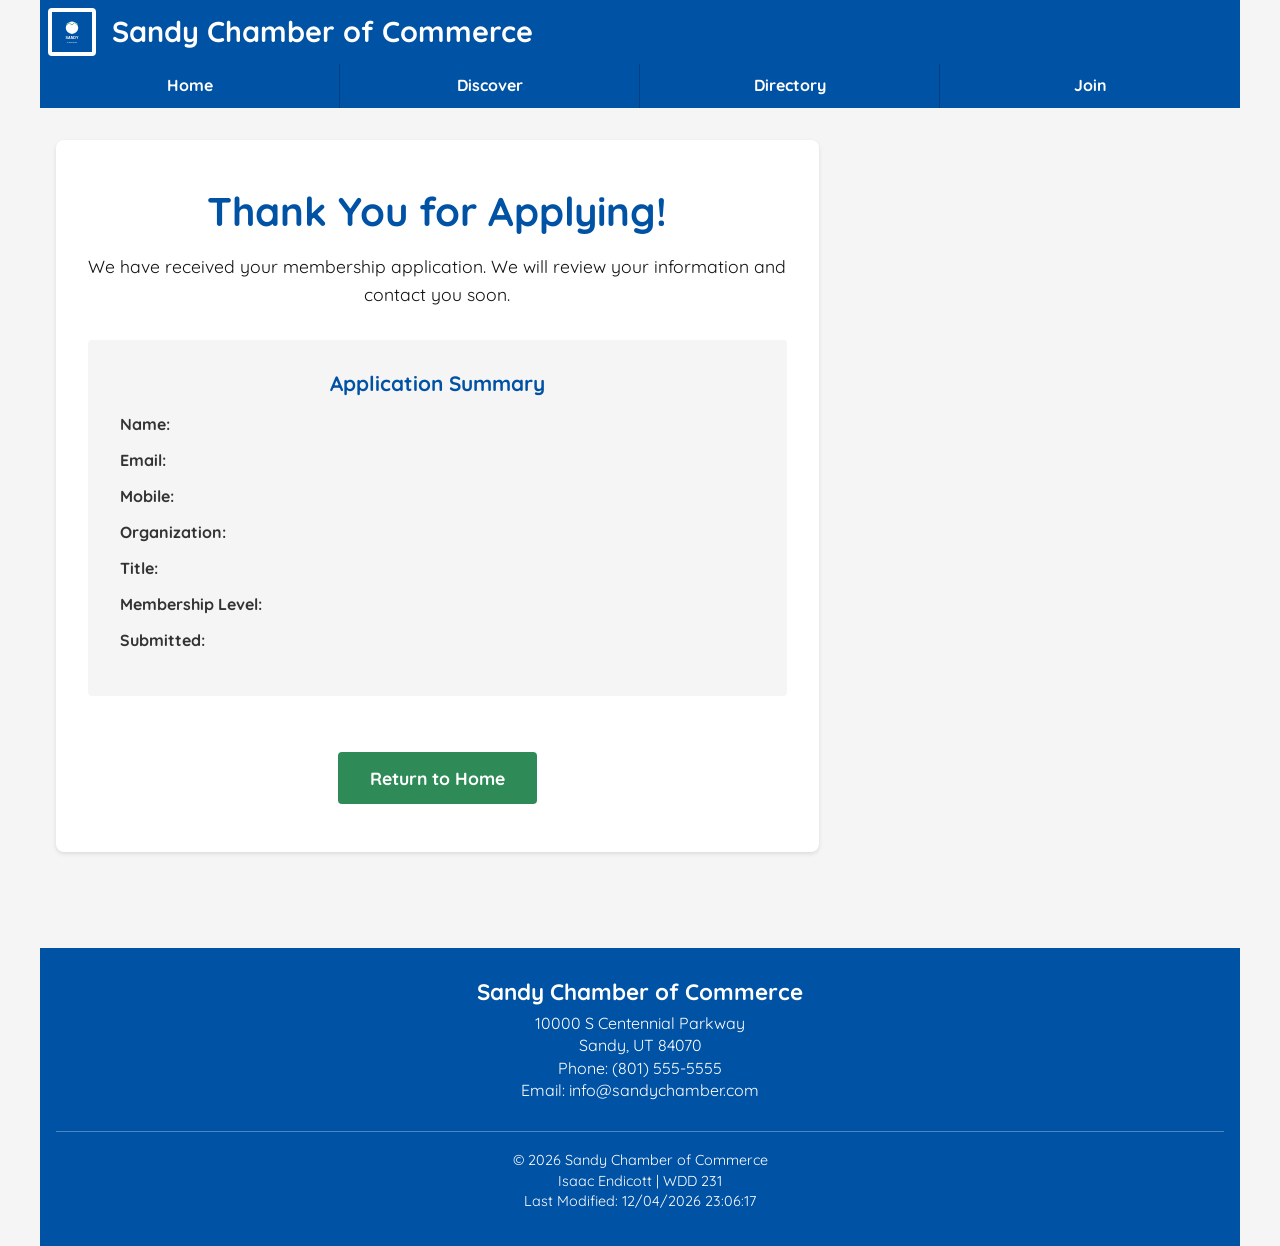
<file: chamber/thankyou.html>
<!doctype html>
<html lang="en">
  <head>
    <meta charset="UTF-8" />
    <meta name="viewport" content="width=device-width, initial-scale=1.0" />
    <title>Thank You - Sandy Chamber of Commerce</title>
    <meta
      name="description"
      content="Thank you for applying for membership in the Sandy Utah Chamber of Commerce."
    />
    <meta name="author" content="Isaac Endicott" />

    <meta property="og:title" content="Thank You - Sandy Chamber of Commerce" />
    <meta property="og:type" content="website" />
    <meta
      property="og:image"
      content="https://endicottisaac.github.io/wdd231/chamber/images/sandy-chamber-og.jpg"
    />
    <meta
      property="og:url"
      content="https://endicottisaac.github.io/wdd231/chamber/thankyou.html"
    />
    <meta
      property="og:description"
      content="Thank you for applying for membership."
    />

    <link rel="icon" href="favicon.ico" type="image/x-icon" />

    <link rel="preconnect" href="https://fonts.googleapis.com" />
    <link rel="preconnect" href="https://fonts.gstatic.com" crossorigin />
    <link
      href="https://fonts.googleapis.com/css2?family=Quicksand:wght@500;700&family=Merriweather:wght@400;700&display=swap"
      rel="stylesheet"
    />

    <link rel="stylesheet" href="styles/normalize.css" />
    <link rel="stylesheet" href="styles/base.css" />
    <link rel="stylesheet" href="styles/larger.css" />

    <script type="module" src="scripts/thankyou.mjs"></script>
    <script type="module" src="scripts/footer.mjs"></script>
    <script type="module" src="scripts/navigation.mjs"></script>
  </head>
  <body>
    <header>
      <img
        src="images/chamber-logo.svg"
        alt="Sandy Chamber of Commerce Logo"
        width="512"
        height="512"
      />
      <span>Sandy Chamber of Commerce</span>
      <button
        id="ham-btn"
        class="hamburger"
        type="button"
        aria-label="Toggle navigation menu"
      ></button>
    </header>
    <nav id="nav-bar" class="navigation">
      <ul>
        <li><a href="index.html">Home</a></li>
        <li><a href="discover.html">Discover</a></li>
        <li><a href="directory.html">Directory</a></li>
        <li><a href="join.html">Join</a></li>
      </ul>
    </nav>
    <main>
      <section class="thank-you-section">
        <h1>Thank You for Applying!</h1>
        <p>
          We have received your membership application. We will review your
          information and contact you soon.
        </p>

        <div class="application-summary">
          <h2>Application Summary</h2>
          <p><strong>Name:</strong> <span id="display-name"></span></p>
          <p><strong>Email:</strong> <span id="display-email"></span></p>
          <p><strong>Mobile:</strong> <span id="display-mobile"></span></p>
          <p>
            <strong>Organization:</strong>
            <span id="display-organization"></span>
          </p>
          <p>
            <strong>Title:</strong>
            <span id="display-title"></span>
          </p>
          <p>
            <strong>Membership Level:</strong>
            <span id="display-membership"></span>
          </p>
          <p>
            <strong>Submitted:</strong>
            <span id="display-timestamp"></span>
          </p>
        </div>

        <a href="index.html" class="return-button">Return to Home</a>
      </section>
    </main>
    <footer>
      <div class="footer-info">
        <h3>Sandy Chamber of Commerce</h3>
        <p>10000 S Centennial Parkway</p>
        <p>Sandy, UT 84070</p>
        <p>Phone: (801) 555-5555</p>
        <p>Email: info@sandychamber.com</p>
      </div>
      <div class="footer-credits">
        <p>&copy; <span id="current-year"></span> Sandy Chamber of Commerce</p>
        <p>Isaac Endicott | WDD 231</p>
        <p id="last-modified"></p>
      </div>
    </footer>
  </body>
</html>
</file>
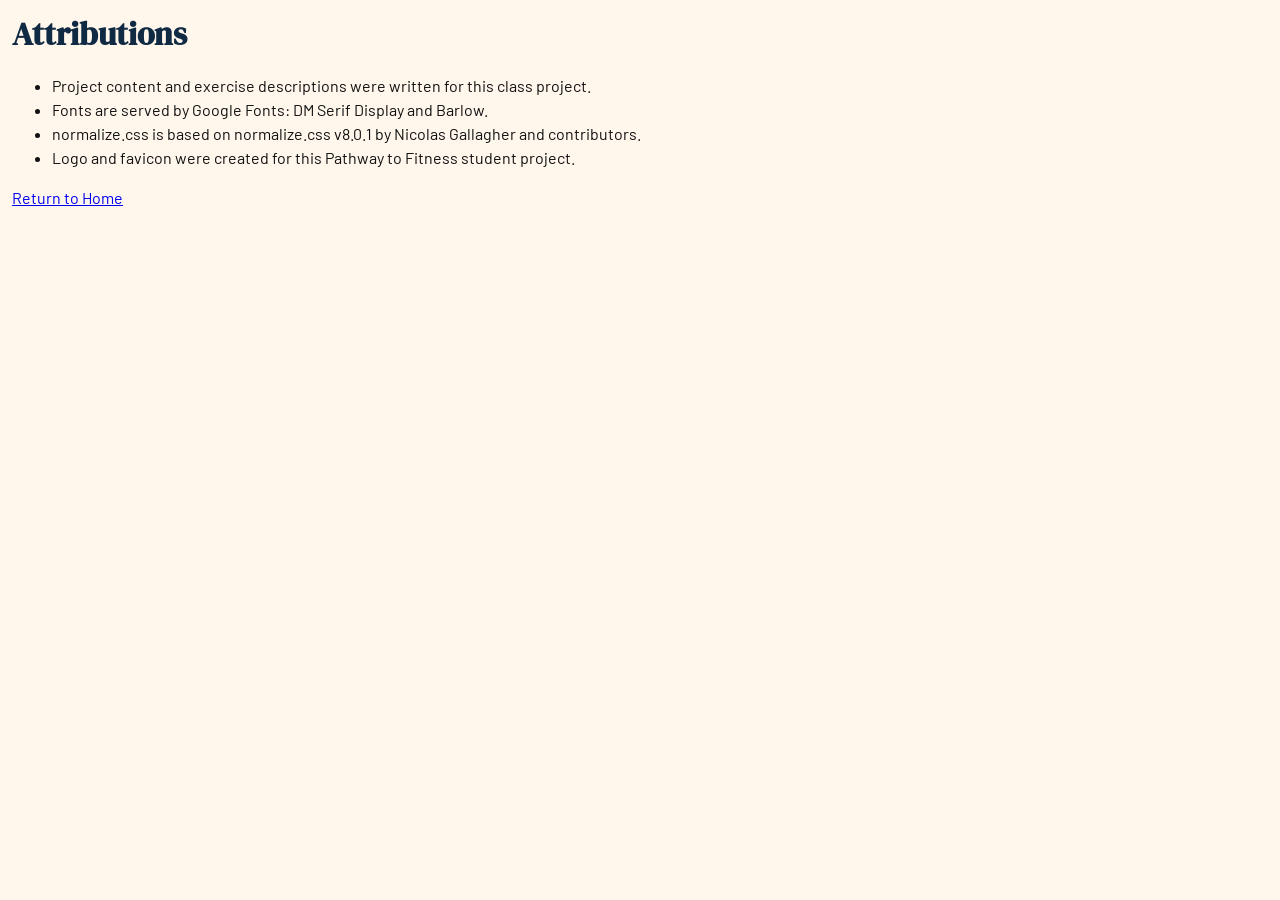
<file: final/attributions.html>
<!doctype html>
<html lang="en">
  <head>
    <meta charset="UTF-8" />
    <meta name="viewport" content="width=device-width, initial-scale=1.0" />
    <title>Pathway to Fitness - Attributions</title>
    <meta
      name="description"
      content="Attributions for Pathway to Fitness project resources and references."
    />
    <meta name="author" content="Isaac Endicott" />
    <meta property="og:title" content="Pathway to Fitness - Attributions" />
    <meta property="og:type" content="website" />
    <meta
      property="og:image"
      content="https://endicottisaac.github.io/wdd231/final/images/pathway-logo.svg"
    />
    <meta
      property="og:url"
      content="https://endicottisaac.github.io/wdd231/final/attributions.html"
    />
    <meta
      property="og:description"
      content="View the sources and references used for the Pathway to Fitness WDD 231 final project."
    />
    <link rel="icon" href="images/favicon.svg" type="image/svg+xml" />
    <link rel="preconnect" href="https://fonts.googleapis.com" />
    <link rel="preconnect" href="https://fonts.gstatic.com" crossorigin />
    <link
      href="https://fonts.googleapis.com/css2?family=Barlow:wght@400;600;700&family=DM+Serif+Display:ital@0;1&display=swap"
      rel="stylesheet"
    />
    <link rel="stylesheet" href="styles/normalize.css" />
    <link rel="stylesheet" href="styles/base.css" />
    <script type="module" src="scripts/footer.mjs"></script>
    <script type="module" src="scripts/navigation.mjs"></script>
  </head>
  <body>
    <main>
      <h1>Attributions</h1>
      <ul>
        <li>Project content and exercise descriptions were written for this class project.</li>
        <li>Fonts are served by Google Fonts: DM Serif Display and Barlow.</li>
        <li>normalize.css is based on normalize.css v8.0.1 by Nicolas Gallagher and contributors.</li>
        <li>Logo and favicon were created for this Pathway to Fitness student project.</li>
      </ul>
      <p><a href="index.html">Return to Home</a></p>
    </main>
  </body>
</html>
</file>
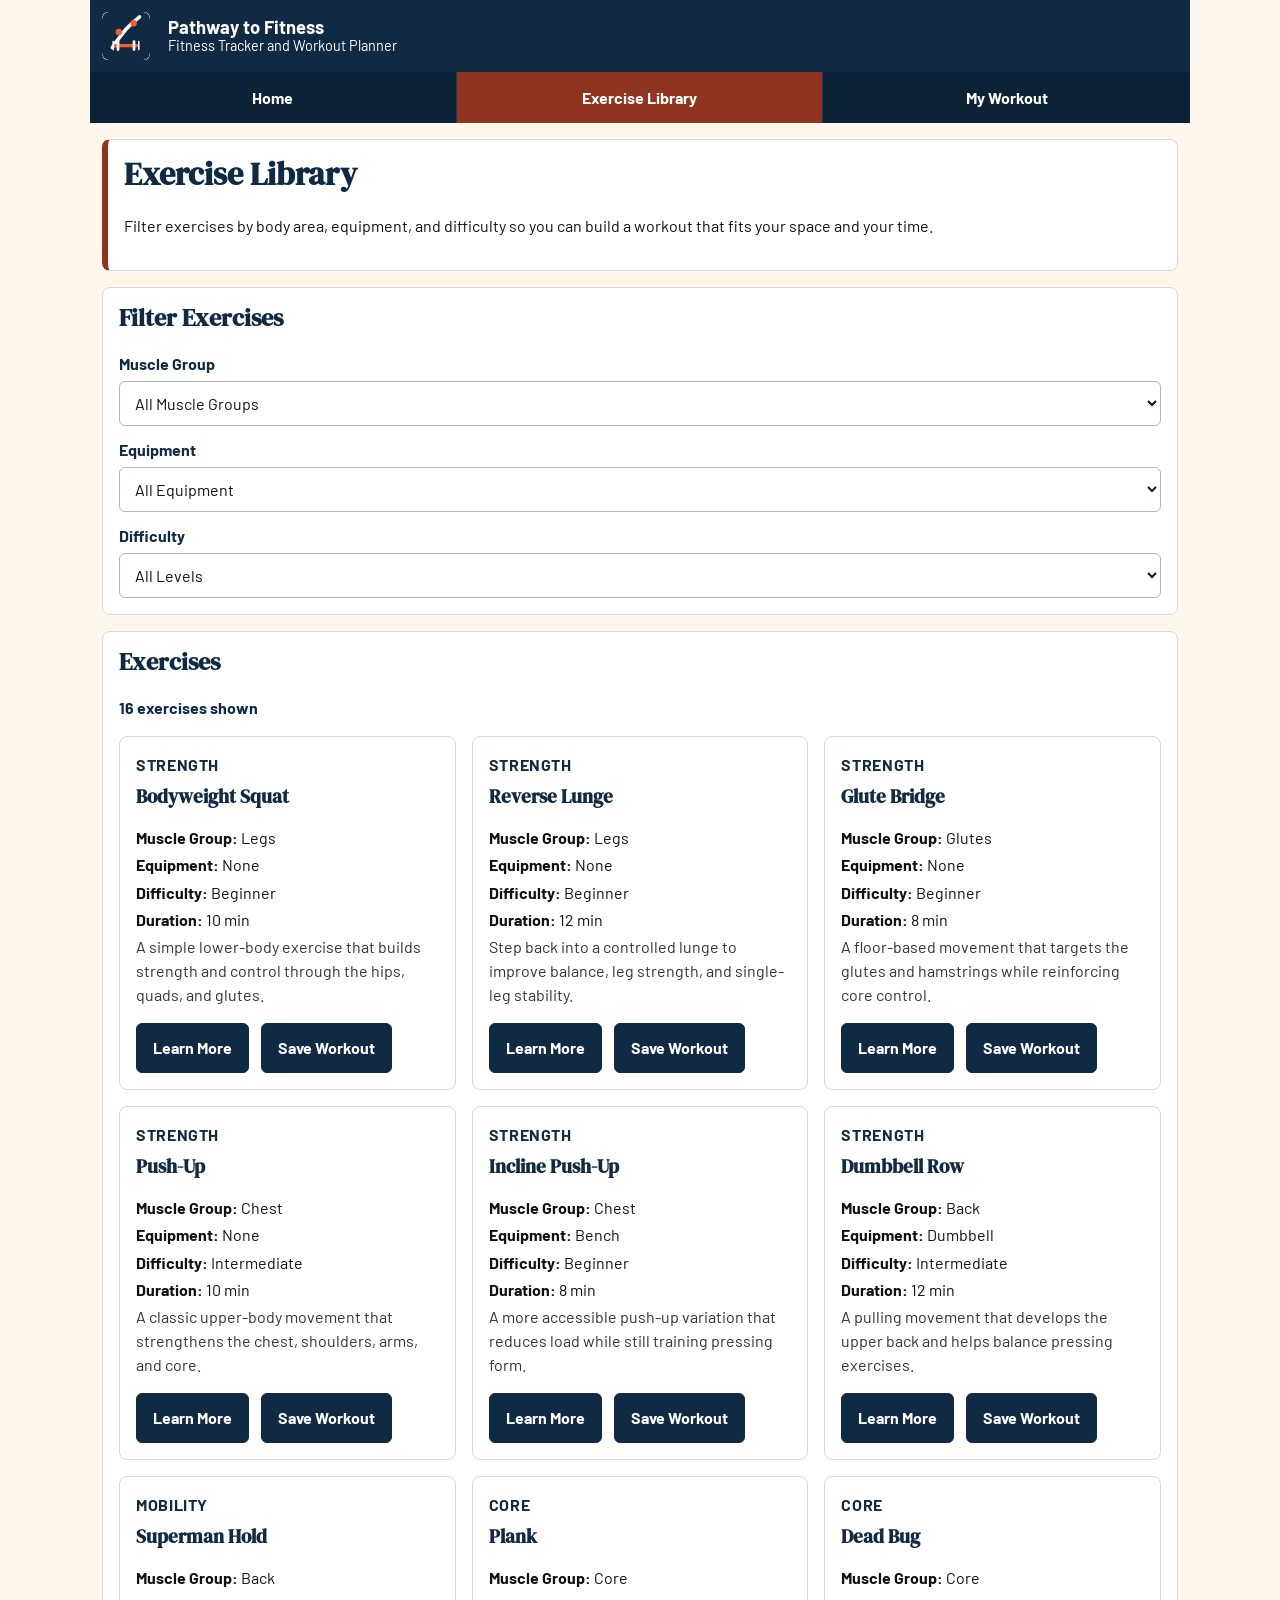
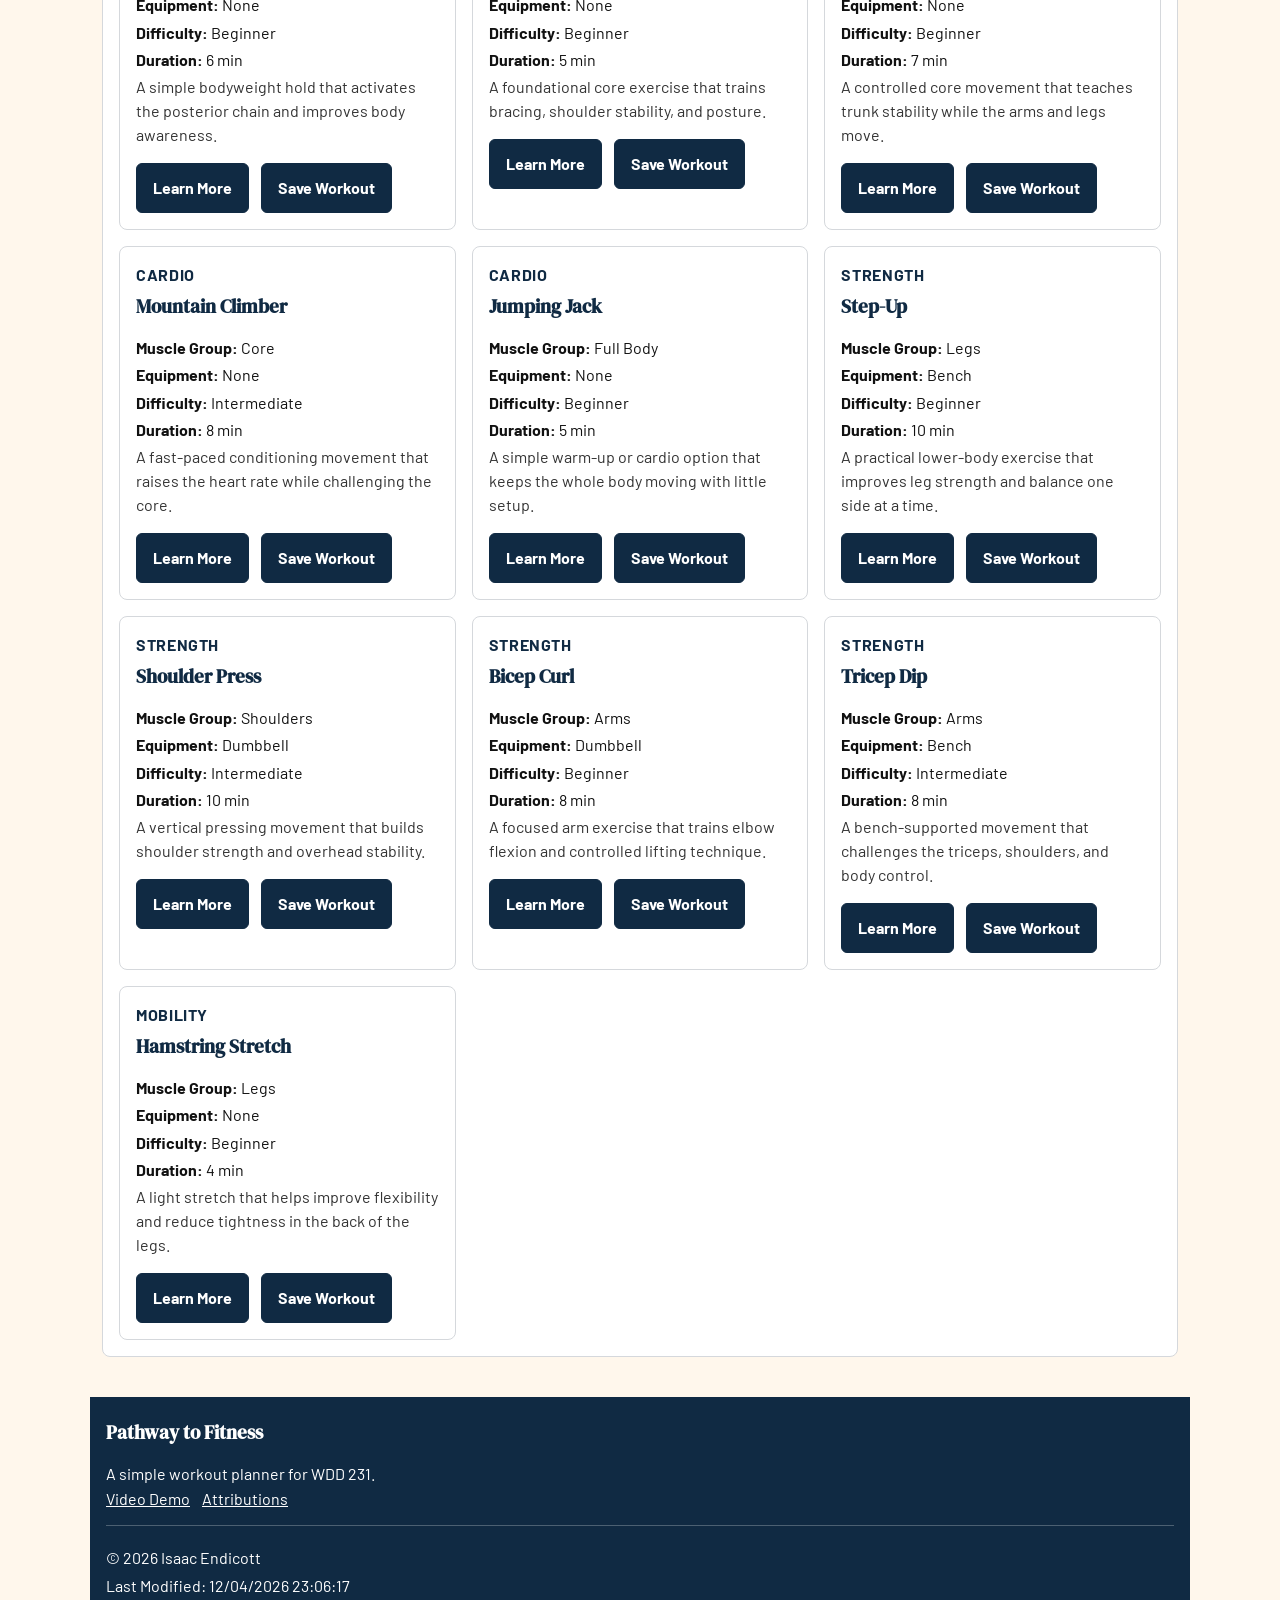
<file: final/library.html>
<!doctype html>
<html lang="en">
  <head>
    <meta charset="UTF-8" />
    <meta name="viewport" content="width=device-width, initial-scale=1.0" />
    <title>Pathway to Fitness - Exercise Library</title>
    <meta
      name="description"
      content="Browse the Pathway to Fitness exercise library and filter movements by muscle group, equipment, and difficulty."
    />
    <meta name="author" content="Isaac Endicott" />
    <meta property="og:title" content="Pathway to Fitness - Exercise Library" />
    <meta property="og:type" content="website" />
    <meta
      property="og:image"
      content="https://endicottisaac.github.io/wdd231/final/images/pathway-logo.svg"
    />
    <meta
      property="og:url"
      content="https://endicottisaac.github.io/wdd231/final/library.html"
    />
    <meta
      property="og:description"
      content="Filter and save exercises from a simple library of strength, cardio, and mobility movements."
    />
    <link rel="icon" href="images/favicon.svg" type="image/svg+xml" />
    <link rel="preconnect" href="https://fonts.googleapis.com" />
    <link rel="preconnect" href="https://fonts.gstatic.com" crossorigin />
    <link
      href="https://fonts.googleapis.com/css2?family=Barlow:wght@400;600;700&family=DM+Serif+Display:ital@0;1&display=swap"
      rel="stylesheet"
    />
    <link rel="stylesheet" href="styles/normalize.css" />
    <link rel="stylesheet" href="styles/base.css" />
    <link rel="stylesheet" href="styles/larger.css" />
    <script type="module" src="scripts/library.mjs"></script>
    <script type="module" src="scripts/footer.mjs"></script>
    <script type="module" src="scripts/navigation.mjs"></script>
  </head>
  <body>
    <header>
      <img src="images/pathway-logo.svg" alt="Pathway to Fitness logo" width="120" height="120" />
      <div class="site-brand">
        <strong>Pathway to Fitness</strong>
        <span>Fitness Tracker and Workout Planner</span>
      </div>
      <button
        id="ham-btn"
        class="hamburger"
        type="button"
        aria-label="Toggle navigation menu"
      ></button>
    </header>
    <nav id="nav-bar" class="navigation">
      <ul>
        <li><a href="index.html">Home</a></li>
        <li><a href="library.html">Exercise Library</a></li>
        <li><a href="my-workout.html">My Workout</a></li>
      </ul>
    </nav>
    <main>
      <section class="library-intro">
        <h1>Exercise Library</h1>
        <p>
          Filter exercises by body area, equipment, and difficulty so you can
          build a workout that fits your space and your time.
        </p>
      </section>

      <section class="library-filters">
        <h2>Filter Exercises</h2>
        <form id="filter-form">
          <label>
            Muscle Group
            <select id="muscle-group" name="muscle-group">
              <option value="all">All Muscle Groups</option>
            </select>
          </label>
          <label>
            Equipment
            <select id="equipment" name="equipment">
              <option value="all">All Equipment</option>
            </select>
          </label>
          <label>
            Difficulty
            <select id="difficulty" name="difficulty">
              <option value="all">All Levels</option>
            </select>
          </label>
        </form>
      </section>

      <section class="library-results">
        <h2>Exercises</h2>
        <p id="results-count" class="results-count">Loading exercise count...</p>
        <div id="library-grid" class="library-grid">
          <article class="exercise-card loading-card" aria-hidden="true">
            <p class="card-label">Loading</p>
            <h3>Exercise Card</h3>
            <div class="exercise-meta">
              <p><strong>Muscle Group:</strong> Loading</p>
              <p><strong>Equipment:</strong> Loading</p>
              <p><strong>Difficulty:</strong> Loading</p>
              <p><strong>Duration:</strong> Loading</p>
            </div>
            <p class="exercise-description">Loading exercise details...</p>
          </article>
          <article class="exercise-card loading-card" aria-hidden="true">
            <p class="card-label">Loading</p>
            <h3>Exercise Card</h3>
            <div class="exercise-meta">
              <p><strong>Muscle Group:</strong> Loading</p>
              <p><strong>Equipment:</strong> Loading</p>
              <p><strong>Difficulty:</strong> Loading</p>
              <p><strong>Duration:</strong> Loading</p>
            </div>
            <p class="exercise-description">Loading exercise details...</p>
          </article>
          <article class="exercise-card loading-card" aria-hidden="true">
            <p class="card-label">Loading</p>
            <h3>Exercise Card</h3>
            <div class="exercise-meta">
              <p><strong>Muscle Group:</strong> Loading</p>
              <p><strong>Equipment:</strong> Loading</p>
              <p><strong>Difficulty:</strong> Loading</p>
              <p><strong>Duration:</strong> Loading</p>
            </div>
            <p class="exercise-description">Loading exercise details...</p>
          </article>
        </div>
      </section>
    </main>

    <dialog id="exercise-modal">
      <div id="modal-content"></div>
      <div class="dialog-actions">
        <button id="close-modal" type="button" class="secondary-button">Close</button>
      </div>
    </dialog>

    <footer>
      <h3>Pathway to Fitness</h3>
      <p>A simple workout planner for WDD 231.</p>
      <div class="footer-links">
        <a href="#">Video Demo</a>
        <a href="attributions.html">Attributions</a>
      </div>
      <div class="footer-copy">
        <p>&copy; <span id="current-year"></span> Isaac Endicott</p>
        <p id="last-modified"></p>
      </div>
    </footer>
  </body>
</html>
</file>
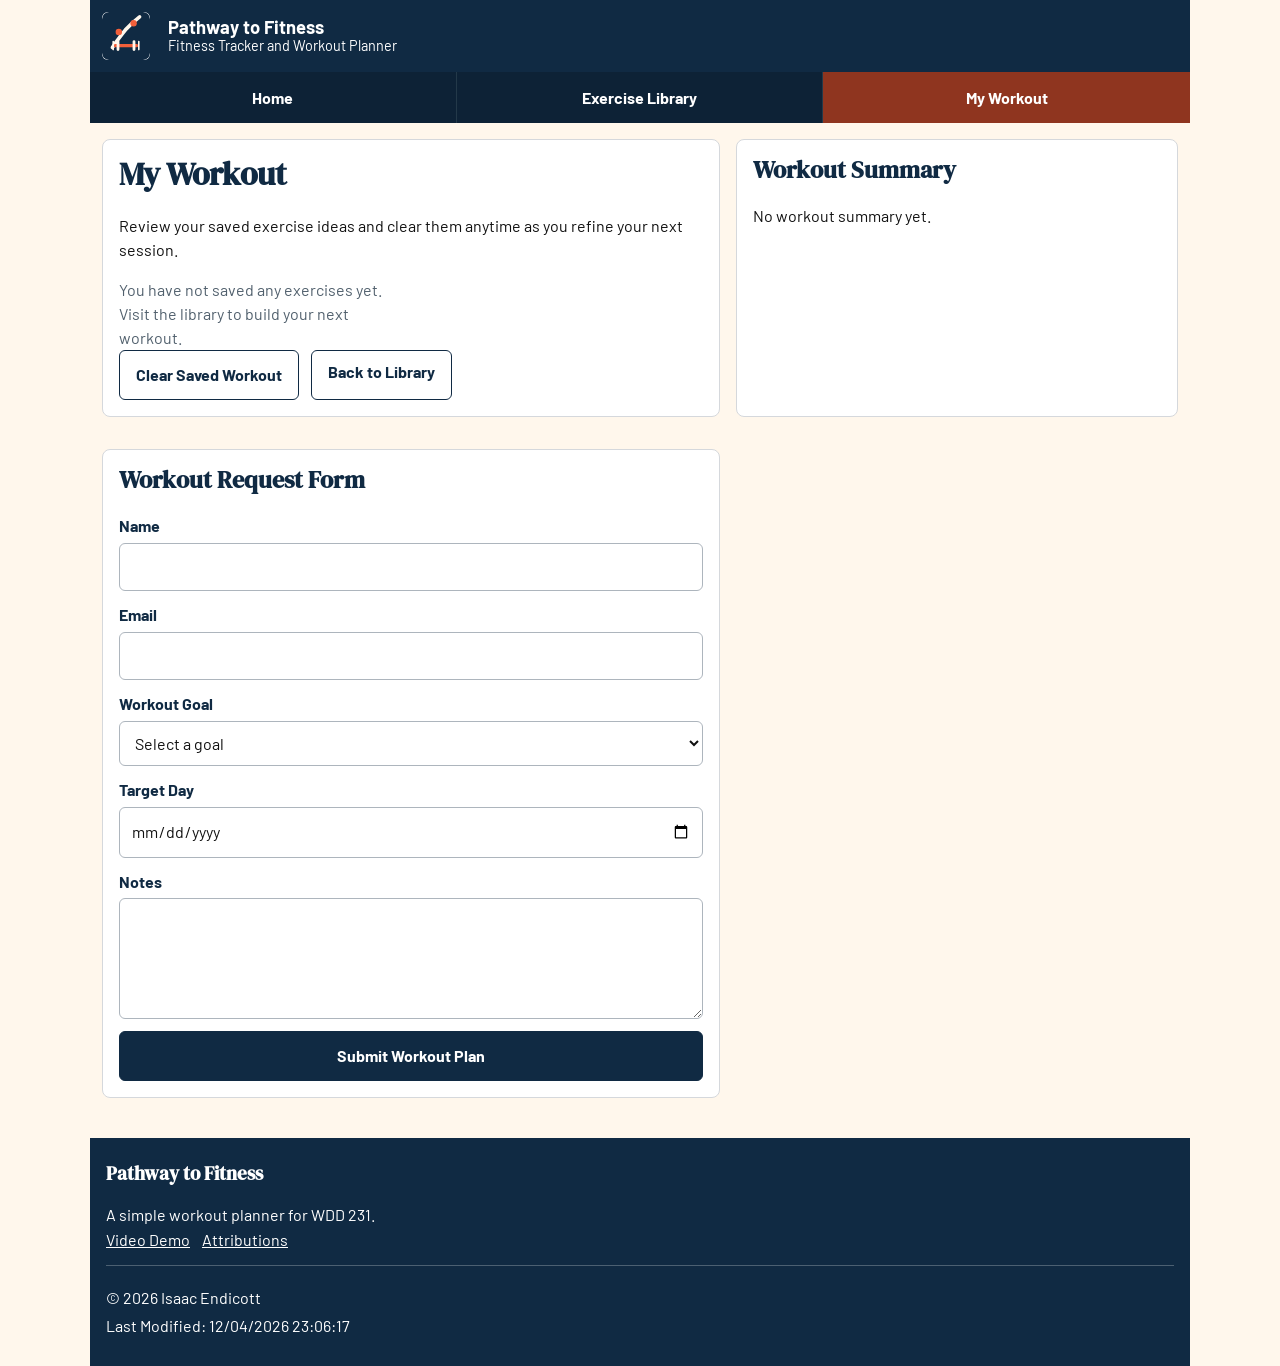
<file: final/my-workout.html>
<!doctype html>
<html lang="en">
  <head>
    <meta charset="UTF-8" />
    <meta name="viewport" content="width=device-width, initial-scale=1.0" />
    <title>Pathway to Fitness - My Workout</title>
    <meta
      name="description"
      content="Review your saved exercises, see a simple workout summary, and submit your Pathway to Fitness workout plan."
    />
    <meta name="author" content="Isaac Endicott" />
    <meta property="og:title" content="Pathway to Fitness - My Workout" />
    <meta property="og:type" content="website" />
    <meta
      property="og:image"
      content="https://endicottisaac.github.io/wdd231/final/images/pathway-logo.svg"
    />
    <meta
      property="og:url"
      content="https://endicottisaac.github.io/wdd231/final/my-workout.html"
    />
    <meta
      property="og:description"
      content="View your saved workout selections and submit a simple training plan."
    />
    <link rel="icon" href="images/favicon.svg" type="image/svg+xml" />
    <link rel="preconnect" href="https://fonts.googleapis.com" />
    <link rel="preconnect" href="https://fonts.gstatic.com" crossorigin />
    <link
      href="https://fonts.googleapis.com/css2?family=Barlow:wght@400;600;700&family=DM+Serif+Display:ital@0;1&display=swap"
      rel="stylesheet"
    />
    <link rel="stylesheet" href="styles/normalize.css" />
    <link rel="stylesheet" href="styles/base.css" />
    <link rel="stylesheet" href="styles/larger.css" />
    <script type="module" src="scripts/my-workout.mjs"></script>
    <script type="module" src="scripts/footer.mjs"></script>
    <script type="module" src="scripts/navigation.mjs"></script>
  </head>
  <body>
    <header>
      <img src="images/pathway-logo.svg" alt="Pathway to Fitness logo" width="120" height="120" />
      <div class="site-brand">
        <strong>Pathway to Fitness</strong>
        <span>Fitness Tracker and Workout Planner</span>
      </div>
      <button
        id="ham-btn"
        class="hamburger"
        type="button"
        aria-label="Toggle navigation menu"
      ></button>
    </header>
    <nav id="nav-bar" class="navigation">
      <ul>
        <li><a href="index.html">Home</a></li>
        <li><a href="library.html">Exercise Library</a></li>
        <li><a href="my-workout.html">My Workout</a></li>
      </ul>
    </nav>
    <main class="my-workout-layout">
      <section class="saved-workout-section">
        <h1>My Workout</h1>
        <p>Review your saved exercise ideas and clear them anytime as you refine your next session.</p>
        <div id="saved-workout-list" class="saved-workout-list">
          <p>Loading your saved workout...</p>
        </div>
        <div class="workout-actions">
          <button id="clear-workout" type="button" class="clear-button">Clear Saved Workout</button>
          <a href="library.html" class="secondary-button">Back to Library</a>
        </div>
      </section>

      <section class="workout-summary-section">
        <h2>Workout Summary</h2>
        <div id="workout-summary">
          <p>Loading summary...</p>
        </div>
      </section>

      <section class="workout-form-section">
        <h2>Workout Request Form</h2>
        <form method="get" action="workout-confirmation.html">
          <label>
            Name
            <input type="text" name="name" required autocomplete="name" />
          </label>
          <label>
            Email
            <input type="email" name="email" required autocomplete="email" />
          </label>
          <label>
            Workout Goal
            <select name="goal" required>
              <option value="">Select a goal</option>
              <option value="General Fitness">General Fitness</option>
              <option value="Strength">Strength</option>
              <option value="Mobility">Mobility</option>
              <option value="Cardio">Cardio</option>
            </select>
          </label>
          <label>
            Target Day
            <input type="date" name="day" required />
          </label>
          <label>
            Notes
            <textarea name="notes" rows="4"></textarea>
          </label>
          <input type="hidden" name="selected-exercises" id="selected-exercises" />
          <input type="submit" value="Submit Workout Plan" class="primary-button" />
        </form>
      </section>
    </main>
    <footer>
      <h3>Pathway to Fitness</h3>
      <p>A simple workout planner for WDD 231.</p>
      <div class="footer-links">
        <a href="#">Video Demo</a>
        <a href="attributions.html">Attributions</a>
      </div>
      <div class="footer-copy">
        <p>&copy; <span id="current-year"></span> Isaac Endicott</p>
        <p id="last-modified"></p>
      </div>
    </footer>
  </body>
</html>
</file>
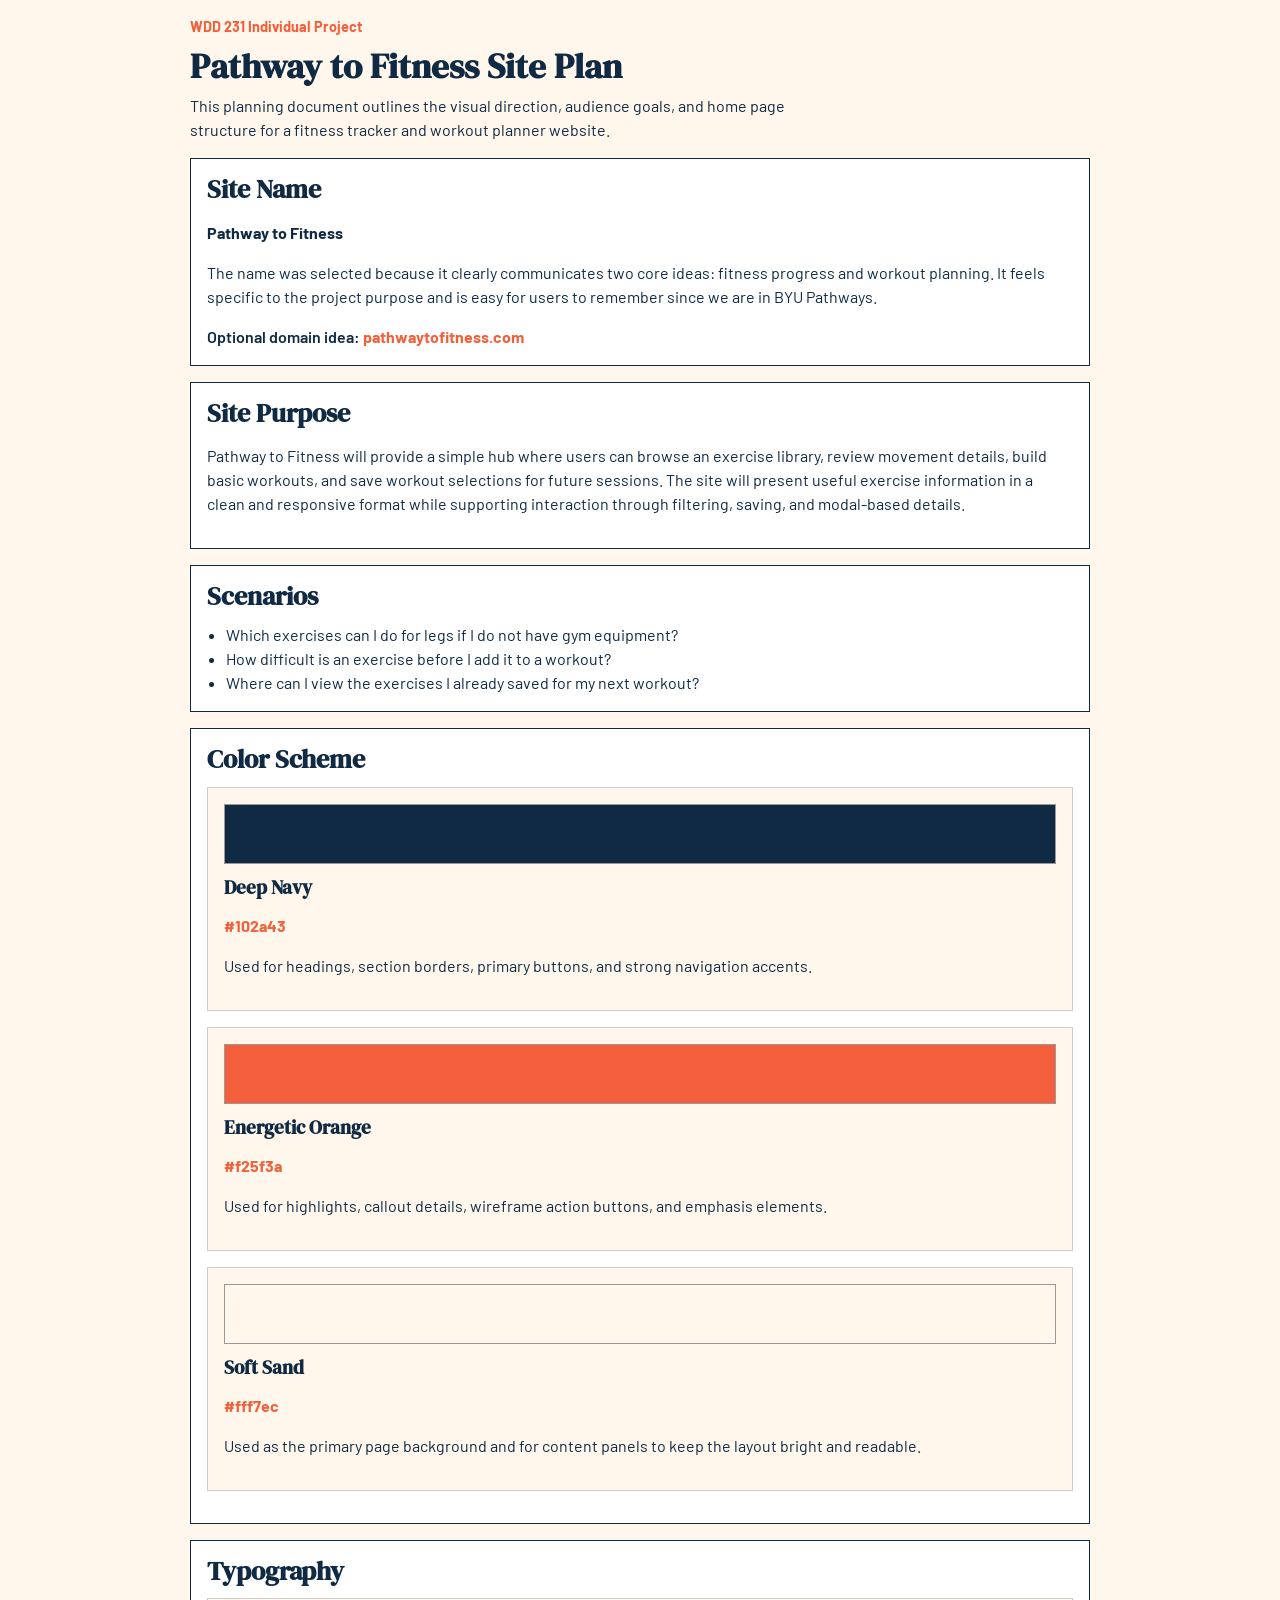
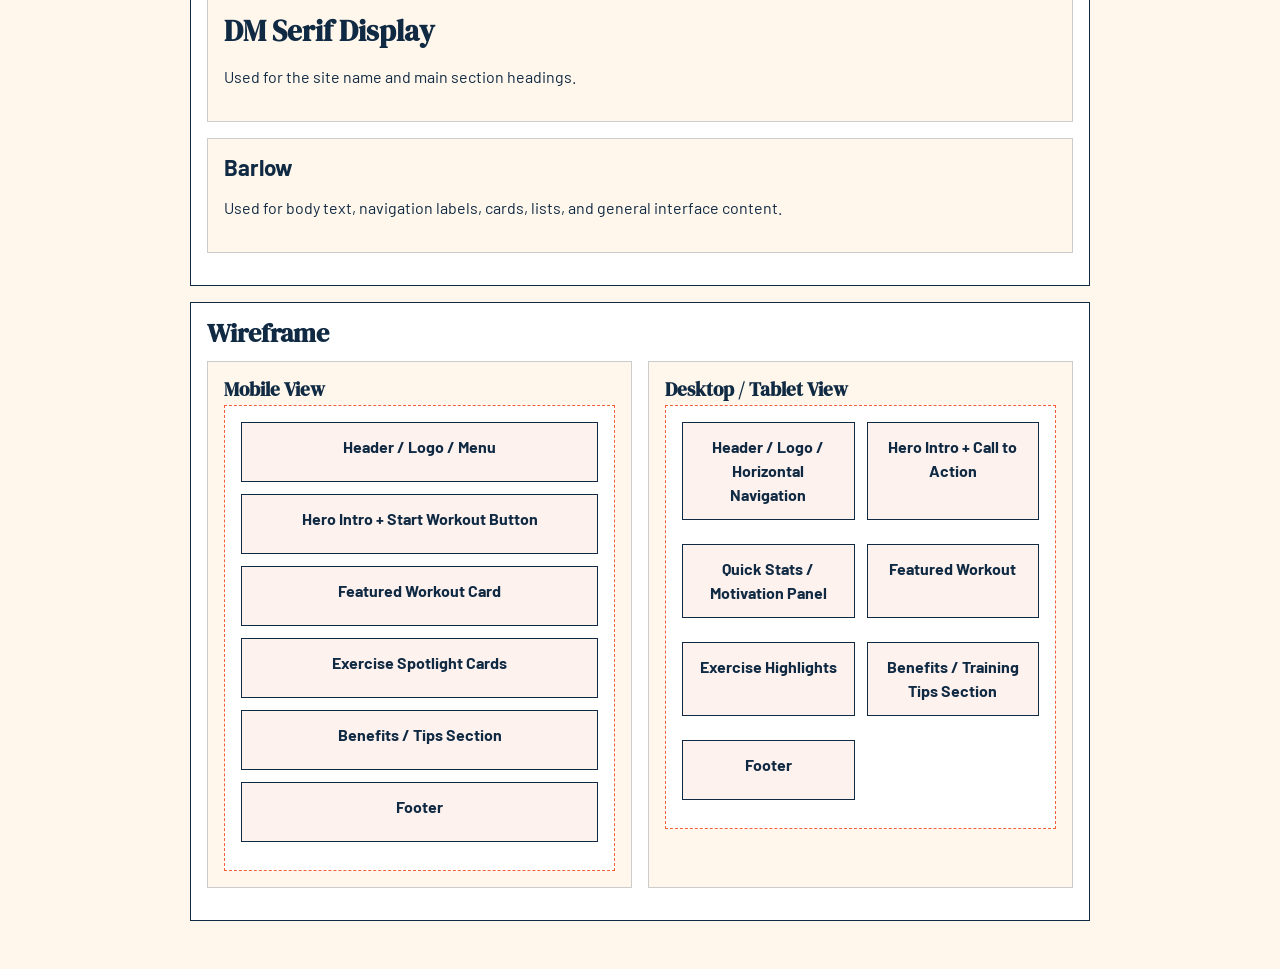
<file: final/site-plan.html>
<!doctype html>
<html lang="en">
  <head>
    <meta charset="UTF-8" />
    <meta name="viewport" content="width=device-width, initial-scale=1.0" />
    <title>Pathway to Fitness Site Plan | WDD 231</title>
    <meta
      name="description"
      content="Site plan for Pathway to Fitness, a fitness tracker and workout planner for WDD 231."
    />
    <meta name="author" content="Isaac Endicott" />
    <link rel="preconnect" href="https://fonts.googleapis.com" />
    <link rel="preconnect" href="https://fonts.gstatic.com" crossorigin />
    <link
      href="https://fonts.googleapis.com/css2?family=Barlow:wght@400;600;700&family=DM+Serif+Display:ital@0;1&display=swap"
      rel="stylesheet"
    />
    <link rel="stylesheet" href="../styles/normalize.css" />
    <link rel="stylesheet" href="styles/site-plan.css" />
  </head>
  <body>
    <header class="hero">
      <p class="eyebrow">WDD 231 Individual Project</p>
      <h1>Pathway to Fitness Site Plan</h1>
      <p class="intro">
        This planning document outlines the visual direction, audience goals,
        and home page structure for a fitness tracker and workout planner
        website.
      </p>
    </header>

    <main>
      <section aria-labelledby="site-name">
        <h2 id="site-name">Site Name</h2>
        <p><strong>Pathway to Fitness</strong></p>
        <p>
          The name was selected because it clearly communicates two core ideas:
          fitness progress and workout planning. It feels specific to the
          project purpose and is easy for users to remember since we are in BYU
          Pathways.
        </p>
        <p class="optional-note">
          Optional domain idea: <span>pathwaytofitness.com</span>
        </p>
      </section>

      <section aria-labelledby="site-purpose">
        <h2 id="site-purpose">Site Purpose</h2>
        <p>
          Pathway to Fitness will provide a simple hub where users can browse an
          exercise library, review movement details, build basic workouts, and
          save workout selections for future sessions. The site will present
          useful exercise information in a clean and responsive format while
          supporting interaction through filtering, saving, and modal-based
          details.
        </p>
      </section>

      <section aria-labelledby="scenarios">
        <h2 id="scenarios">Scenarios</h2>
        <ul>
          <li>
            Which exercises can I do for legs if I do not have gym equipment?
          </li>
          <li>How difficult is an exercise before I add it to a workout?</li>
          <li>
            Where can I view the exercises I already saved for my next workout?
          </li>
        </ul>
      </section>

      <section aria-labelledby="color-scheme">
        <h2 id="color-scheme">Color Scheme</h2>
        <div class="color-grid">
          <article class="color-card">
            <div class="swatch swatch-dark" aria-hidden="true"></div>
            <h3>Deep Navy</h3>
            <p><code>#102a43</code></p>
            <p>
              Used for headings, section borders, primary buttons, and strong
              navigation accents.
            </p>
          </article>
          <article class="color-card">
            <div class="swatch swatch-accent" aria-hidden="true"></div>
            <h3>Energetic Orange</h3>
            <p><code>#f25f3a</code></p>
            <p>
              Used for highlights, callout details, wireframe action buttons,
              and emphasis elements.
            </p>
          </article>
          <article class="color-card">
            <div class="swatch swatch-light" aria-hidden="true"></div>
            <h3>Soft Sand</h3>
            <p><code>#fff7ec</code></p>
            <p>
              Used as the primary page background and for content panels to keep
              the layout bright and readable.
            </p>
          </article>
        </div>
      </section>

      <section aria-labelledby="typography">
        <h2 id="typography">Typography</h2>
        <div class="type-samples">
          <article>
            <h3 class="display-sample">DM Serif Display</h3>
            <p>Used for the site name and main section headings.</p>
          </article>
          <article>
            <h3 class="body-sample">Barlow</h3>
            <p>
              Used for body text, navigation labels, cards, lists, and general
              interface content.
            </p>
          </article>
        </div>
      </section>

      <section aria-labelledby="wireframe">
        <h2 id="wireframe">Wireframe</h2>
        <div class="wireframes">
          <article>
            <h3>Mobile View</h3>
            <div class="wireframe-card">
              <div class="wf-box">Header / Logo / Menu</div>
              <div class="wf-box">Hero Intro + Start Workout Button</div>
              <div class="wf-box">Featured Workout Card</div>
              <div class="wf-box">Exercise Spotlight Cards</div>
              <div class="wf-box">Benefits / Tips Section</div>
              <div class="wf-box">Footer</div>
            </div>
          </article>

          <article>
            <h3>Desktop / Tablet View</h3>
            <div class="wireframe-card wide">
              <div class="wf-box wf-full">
                Header / Logo / Horizontal Navigation
              </div>
              <div class="wf-box wf-main">Hero Intro + Call to Action</div>
              <div class="wf-box wf-side">Quick Stats / Motivation Panel</div>
              <div class="wf-box wf-half">Featured Workout</div>
              <div class="wf-box wf-half">Exercise Highlights</div>
              <div class="wf-box wf-full">Benefits / Training Tips Section</div>
              <div class="wf-box wf-full">Footer</div>
            </div>
          </article>
        </div>
      </section>
    </main>
  </body>
</html>
</file>
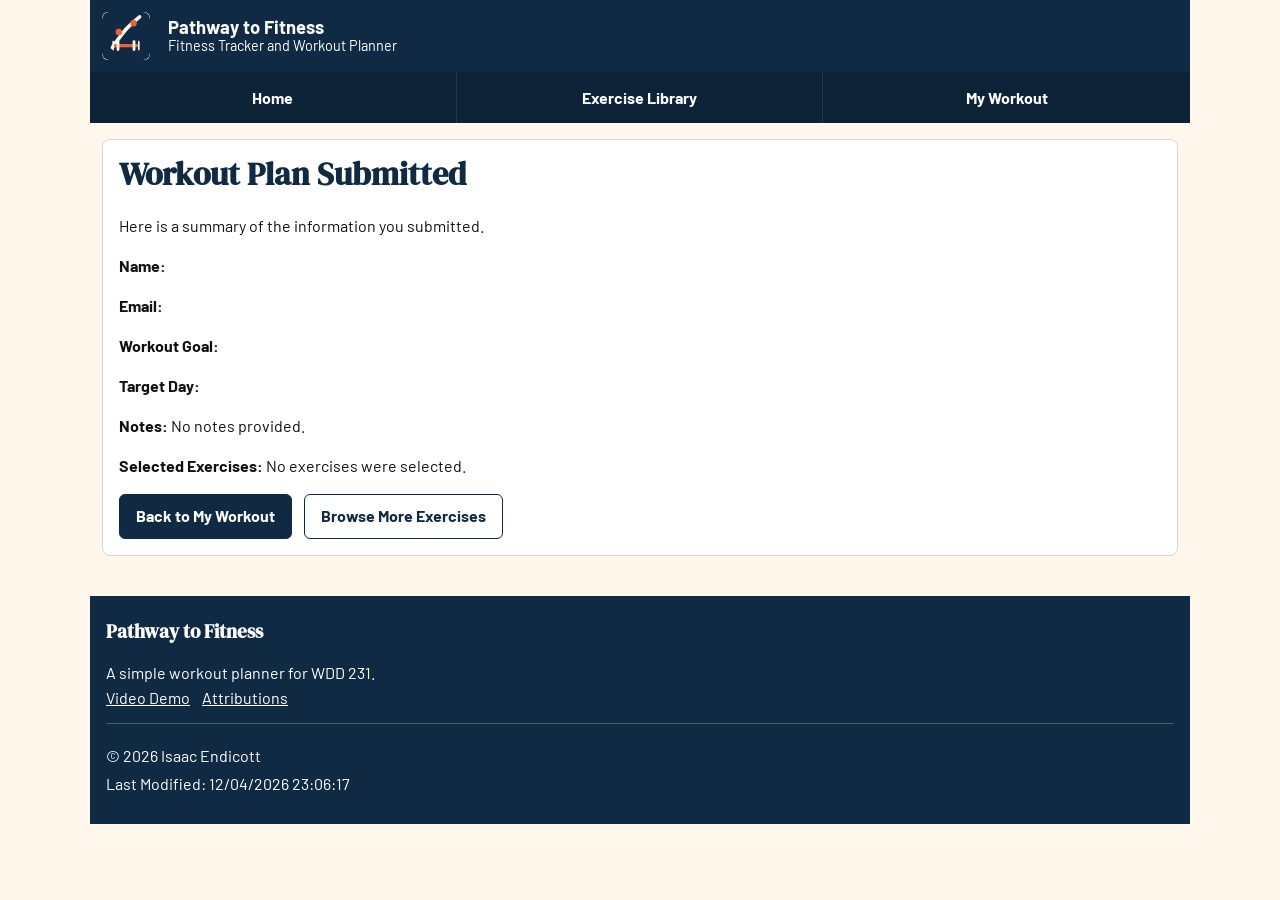
<file: final/workout-confirmation.html>
<!doctype html>
<html lang="en">
  <head>
    <meta charset="UTF-8" />
    <meta name="viewport" content="width=device-width, initial-scale=1.0" />
    <title>Pathway to Fitness - Workout Confirmation</title>
    <meta
      name="description"
      content="Review the submitted details for your Pathway to Fitness workout request."
    />
    <meta name="author" content="Isaac Endicott" />
    <meta
      property="og:title"
      content="Pathway to Fitness - Workout Confirmation"
    />
    <meta property="og:type" content="website" />
    <meta
      property="og:image"
      content="https://endicottisaac.github.io/wdd231/final/images/pathway-logo.svg"
    />
    <meta
      property="og:url"
      content="https://endicottisaac.github.io/wdd231/final/workout-confirmation.html"
    />
    <meta
      property="og:description"
      content="Review the submitted workout plan details and confirm the information entered on Pathway to Fitness."
    />
    <link rel="icon" href="images/favicon.svg" type="image/svg+xml" />
    <link rel="preconnect" href="https://fonts.googleapis.com" />
    <link rel="preconnect" href="https://fonts.gstatic.com" crossorigin />
    <link
      href="https://fonts.googleapis.com/css2?family=Barlow:wght@400;600;700&family=DM+Serif+Display:ital@0;1&display=swap"
      rel="stylesheet"
    />
    <link rel="stylesheet" href="styles/normalize.css" />
    <link rel="stylesheet" href="styles/base.css" />
    <link rel="stylesheet" href="styles/larger.css" />
    <script type="module" src="scripts/confirmation.mjs"></script>
    <script type="module" src="scripts/footer.mjs"></script>
    <script type="module" src="scripts/navigation.mjs"></script>
  </head>
  <body>
    <header>
      <img src="images/pathway-logo.svg" alt="Pathway to Fitness logo" width="120" height="120" />
      <div class="site-brand">
        <strong>Pathway to Fitness</strong>
        <span>Fitness Tracker and Workout Planner</span>
      </div>
      <button
        id="ham-btn"
        class="hamburger"
        type="button"
        aria-label="Toggle navigation menu"
      ></button>
    </header>
    <nav id="nav-bar" class="navigation">
      <ul>
        <li><a href="index.html">Home</a></li>
        <li><a href="library.html">Exercise Library</a></li>
        <li><a href="my-workout.html">My Workout</a></li>
      </ul>
    </nav>
    <main>
      <section class="confirmation-section">
        <h1>Workout Plan Submitted</h1>
        <p>Here is a summary of the information you submitted.</p>
        <p><strong>Name:</strong> <span id="confirm-name"></span></p>
        <p><strong>Email:</strong> <span id="confirm-email"></span></p>
        <p><strong>Workout Goal:</strong> <span id="confirm-goal"></span></p>
        <p><strong>Target Day:</strong> <span id="confirm-day"></span></p>
        <p><strong>Notes:</strong> <span id="confirm-notes"></span></p>
        <p><strong>Selected Exercises:</strong> <span id="confirm-exercises"></span></p>
        <div class="hero-actions">
          <a href="my-workout.html" class="primary-button">Back to My Workout</a>
          <a href="library.html" class="secondary-button">Browse More Exercises</a>
        </div>
      </section>
    </main>
    <footer>
      <h3>Pathway to Fitness</h3>
      <p>A simple workout planner for WDD 231.</p>
      <div class="footer-links">
        <a href="#">Video Demo</a>
        <a href="attributions.html">Attributions</a>
      </div>
      <div class="footer-copy">
        <p>&copy; <span id="current-year"></span> Isaac Endicott</p>
        <p id="last-modified"></p>
      </div>
    </footer>
  </body>
</html>
</file>
<file: styles/base.css>
* {
  box-sizing: border-box;
}

body {
  margin: 0;
  font-family: "Quicksand", Arial, sans-serif;
  background: #ececec;
  color: #111;
}

header {
  display: grid;
  grid-template-columns: 52px auto 52px;
  align-items: center;
  gap: 0.75rem;
  padding: 0.5rem;
}

header img {
  width: 48px;
  height: 48px;
  padding: 4px;
}

header span {
  font-size: 2rem;
}

.hamburger {
  width: 48px;
  height: 48px;
  border: 1px solid #888;
  background: #d8d8d8;
  color: #111;
  cursor: pointer;
  padding: 0;
}

.hamburger::before {
  content: "\2630";
  font-size: 2rem;
  line-height: 1;
}

.hamburger.show::before {
  content: "\2715";
}

.navigation {
  display: none;
}

.navigation.show {
  display: block;
}

.navigation ul {
  list-style: none;
  margin: 0;
  padding: 0;
}

.navigation a {
  display: block;
  min-height: 44px;
  padding: 0.75rem 1rem;
  background: #1f1f1f;
  color: #fff;
  text-decoration: none;
  font-size: 1.9rem;
  font-weight: 700;
  border-top: 1px solid #333;
}

.navigation a:hover {
  background: #444;
}

.navigation li.current a {
  background: #3b3b3b;
}

main {
  padding: 0 0.5rem 1rem;
}

h1 {
  margin: 1rem 0;
  font-size: 2.3rem;
}

main section {
  background: #d0d0d0;
  border: 1px solid #bdbdbd;
  margin-bottom: 1.25rem;
}

.section-header {
  margin: 0;
  padding: 0.4rem 0.75rem;
  text-align: center;
  font-size: 1.9rem;
  background: #1f1f1f;
  color: #fff;
}

main section p {
  margin: 0;
  padding: 0.75rem;
  line-height: 1.4;
  font-size: 1.95rem;
}

main section img {
  display: block;
  width: 72%;
  max-width: 240px;
  height: auto;
  margin: 1.25rem auto;
  border-radius: 6px;
  background: #bdbdbd;
}

main section:last-of-type {
  text-align: center;
  padding-bottom: 0.75rem;
}

.course-button {
  min-height: 44px;
  width: 30.5%;
  margin: 0.65rem 0.25%;
  border: 1px solid #555;
  border-radius: 8px;
  background: #ddd;
  font-weight: 700;
  font-size: 1.3rem;
  cursor: pointer;
}

.course-list {
  list-style: none;
  margin: 0.5rem;
  padding: 0;
  display: grid;
  grid-template-columns: 1fr;
  gap: 0.55rem;
}

.course-item {
  padding: 0.5rem;
  border: 1px solid #aaa;
  background: #bababa;
  font-weight: 700;
  font-size: 1.35rem;
}

.course-item.completed {
  background-color: #efebdb;
  color: #111;
}

.course-item.not-completed {
  background-color: #d78562;
  color: #111;
}

.course-item .checkmark {
  font-weight: 700;
  margin-right: 0.25rem;
}

#total-credits {
  margin: 0.7rem 0;
  font-size: 1.3rem;
}

footer {
  text-align: center;
  padding: 0.5rem 1rem 1rem;
}

footer .social-media {
  display: flex;
  justify-content: center;
  gap: 0.75rem;
  margin-bottom: 0.75rem;
}

footer .social-media a {
  display: inline-flex;
  align-items: center;
  justify-content: center;
  min-width: 44px;
  min-height: 44px;
}

footer .social-media img {
  width: 44px;
  height: 44px;
}

.copyright p {
  margin: 0.25rem 0;
  font-size: 1.1rem;
}
</file>
<file: styles/larger.css>
@media only screen and (min-width: 700px) {
  header,
  nav,
  main,
  footer {
    max-width: 1000px;
    margin: 0 auto;
  }

  header {
    grid-template-columns: 52px auto;
  }

  .hamburger {
    display: none;
  }

  .navigation {
    display: block;
    margin-bottom: 0.5rem;
  }

  .navigation ul {
    display: flex;
  }

  .navigation li {
    flex: 1;
  }

  .navigation a {
    min-height: 44px;
    font-size: 1rem;
    text-align: left;
    border-top: 0;
    border-right: 1px solid #333;
  }
  main {
    display: grid;
    grid-template-columns: 2fr 1fr;
    gap: 0.75rem;
  }

  h1 {
    grid-column: 1 / -1;
    font-size: 2rem;
    margin: 0.25rem 0 0.25rem;
  }

  .about-section {
    grid-column: 1 / 2;
  }

  .photo-section {
    grid-column: 2 / 3;
  }

  .courses-section {
    grid-column: 1 / -1;
  }

  .section-header {
    font-size: 1rem;
  }

  main section p {
    font-size: 1rem;
  }

  main section img {
    width: 72%;
    max-width: 220px;
  }

  .course-button {
    width: 32%;
    margin: 0.5rem 0.3%;
    font-size: 1rem;
  }

  .course-list {
    grid-template-columns: repeat(3, 1fr);
    gap: 0.45rem;
    margin: 0.6rem 0.35rem;
  }

  .course-item {
    margin: 0;
    font-size: 0.9rem;
  }

  #total-credits {
    font-size: 0.9rem;
  }

  .copyright p {
    font-size: 0.8rem;
  }
}
</file>
<file: chamber/styles/base.css>
* {
  box-sizing: border-box;
}

body {
  margin: 0;
  font-family: "Quicksand", Arial, sans-serif;
  background: #f5f5f5;
  color: #111;
}

.sr-only {
  position: absolute;
  width: 1px;
  height: 1px;
  padding: 0;
  margin: -1px;
  overflow: hidden;
  clip: rect(0, 0, 0, 0);
  white-space: nowrap;
  border-width: 0;
}

header {
  display: grid;
  grid-template-columns: 52px auto 52px;
  align-items: center;
  gap: 0.75rem;
  padding: 0.5rem;
  background: #0052a5;
  color: #fff;
}

header img {
  width: 48px;
  height: 48px;
  padding: 4px;
  background: #fff;
  border-radius: 4px;
}

header span {
  font-size: 1.3rem;
  font-weight: 700;
}

.hamburger {
  width: 48px;
  height: 48px;
  border: 1px solid #fff;
  background: #004080;
  color: #fff;
  cursor: pointer;
  padding: 0;
}

.hamburger::before {
  content: "\2630";
  font-size: 2rem;
  line-height: 1;
}

.hamburger.show::before {
  content: "\2715";
}

.navigation {
  display: none;
}

.navigation.show {
  display: block;
}

.navigation ul {
  list-style: none;
  margin: 0;
  padding: 0;
}

.navigation a {
  display: block;
  min-height: 44px;
  padding: 0.75rem 1rem;
  background: #0052a5;
  color: #fff;
  text-decoration: none;
  font-size: 1.5rem;
  font-weight: 700;
  border-top: 1px solid #004080;
}

.navigation a:hover {
  background: #2e8b57;
}

.navigation li.current a {
  background: #1b6b3d;
}

main {
  padding: 0 0.5rem 1rem;
}

h1 {
  margin: 1rem 0;
  font-size: 2rem;
  color: #0052a5;
}

.view-controls {
  text-align: center;
  padding: 1rem 0;
}

.view-button {
  min-height: 44px;
  min-width: 120px;
  margin: 0.5rem 0.25rem;
  padding: 0.75rem 1.5rem;
  border: 2px solid #0052a5;
  border-radius: 8px;
  background: #fff;
  color: #0052a5;
  font-weight: 700;
  font-size: 1.1rem;
  cursor: pointer;
}

.view-button:hover {
  background: #e6f2ff;
}

.view-button.active {
  background: #0052a5;
  color: #fff;
}

.directory-section {
  margin-top: 1rem;
}

.member-grid {
  display: grid;
  grid-template-columns: 1fr;
  gap: 1rem;
  padding: 0.5rem;
}

.member-card {
  background: #fff;
  border: 1px solid #ddd;
  border-radius: 8px;
  padding: 1rem;
  box-shadow: 0 2px 4px rgba(0, 0, 0, 0.1);
}

.member-card img {
  width: 100%;
  height: 200px;
  object-fit: cover;
  border-radius: 6px;
  margin-bottom: 0.75rem;
}

.member-card h3 {
  margin: 0 0 0.5rem 0;
  font-size: 1.3rem;
  color: #0052a5;
}

.member-card .tagline {
  font-style: italic;
  color: #555;
  font-size: 0.95rem;
  margin-bottom: 0.75rem;
}

.member-card p {
  margin: 0.25rem 0;
  font-size: 0.95rem;
  line-height: 1.4;
}

.member-card a {
  color: #0052a5;
  text-decoration: none;
}

.member-card a:hover {
  text-decoration: underline;
}

.membership-badge {
  display: inline-block;
  padding: 0.25rem 0.75rem;
  margin-top: 0.5rem;
  font-size: 0.85rem;
  font-weight: 700;
}

.badge-gold {
  background: #ffd700;
  color: #111;
}

.badge-silver {
  background: #c0c0c0;
  color: #111;
}

.badge-member {
  background: #a9a9a9;
  color: #fff;
}

.member-list {
  display: grid;
  grid-template-columns: 1fr;
  gap: 0.5rem;
  padding: 0.5rem;
}

.member-list-item {
  background: #fff;
  border: 1px solid #ddd;
  border-radius: 4px;
  padding: 1rem;
}

.member-list-item img {
  display: none;
}

.member-list-item h3 {
  margin: 0 0 0.25rem 0;
  font-size: 1.1rem;
  color: #0052a5;
}

.member-list-item .tagline {
  display: none;
}

.member-list-item p {
  margin: 0.15rem 0;
  font-size: 0.9rem;
}

.member-list-item .membership-badge {
  margin-top: 0.25rem;
  font-size: 0.75rem;
  padding: 0.2rem 0.5rem;
}

footer {
  background: #0052a5;
  color: #fff;
  padding: 1.5rem 1rem;
  margin-top: 2rem;
}

.footer-info {
  text-align: center;
  margin-bottom: 1.5rem;
}

.footer-info h3 {
  margin: 0 0 0.5rem 0;
  font-size: 1.2rem;
}

.footer-info p {
  margin: 0.25rem 0;
  font-size: 0.95rem;
}

.footer-credits {
  text-align: center;
  border-top: 1px solid rgba(255, 255, 255, 0.3);
  padding-top: 1rem;
}

.footer-credits p {
  margin: 0.25rem 0;
  font-size: 0.85rem;
}

.hero-section {
  position: relative;
  margin-bottom: 1.5rem;
}

.hero-section img {
  width: 100%;
  height: auto;
  max-height: 400px;
  object-fit: cover;
  display: block;
}

.hero-overlay {
  position: absolute;
  top: 50%;
  left: 50%;
  transform: translate(-50%, -50%);
  text-align: center;
  background: rgba(0, 82, 165, 0.9);
  padding: 1.5rem;
  border-radius: 8px;
  width: 90%;
  max-width: 500px;
}

.hero-overlay h1 {
  color: #fff;
  margin: 0 0 1rem 0;
  font-size: 1.5rem;
}

.cta-button {
  display: inline-block;
  padding: 0.75rem 2rem;
  background: #2e8b57;
  color: #fff;
  text-decoration: none;
  font-weight: 700;
  font-size: 1.1rem;
  border-radius: 8px;
  min-height: 44px;
  transition: background 0.3s ease;
}

.cta-button:hover {
  background: #267347;
}

.events-section {
  background: #fff;
  padding: 1rem;
  margin-bottom: 1.5rem;
  border: 1px solid #ddd;
  border-radius: 8px;
}

.events-section h2 {
  margin: 0 0 1rem 0;
  color: #0052a5;
  font-size: 1.5rem;
}

.event-card {
  border-bottom: 1px solid #ddd;
  padding: 0.75rem 0;
}

.event-card:last-child {
  border-bottom: none;
}

.event-card h3 {
  margin: 0 0 0.25rem 0;
  color: #0052a5;
  font-size: 1.1rem;
}

.event-date {
  margin: 0 0 0.5rem 0;
  font-weight: 700;
  color: #1b6b3d;
  font-size: 0.9rem;
}

.event-card p {
  margin: 0.25rem 0;
  line-height: 1.4;
}

.weather-section {
  background: #fff;
  padding: 1rem;
  margin-bottom: 1.5rem;
  border: 1px solid #ddd;
  border-radius: 8px;
}

.weather-section h2 {
  margin: 0 0 1rem 0;
  color: #0052a5;
  font-size: 1.5rem;
}

#current-weather {
  text-align: center;
  margin-bottom: 1rem;
  padding: 1rem;
  background: #f5f5f5;
  border-radius: 6px;
}

#current-weather img {
  width: 80px;
  height: 80px;
}

.temperature {
  font-size: 2.5rem;
  font-weight: 700;
  color: #0052a5;
  margin: 0.5rem 0;
}

.description {
  font-size: 1.1rem;
  color: #555;
  text-transform: capitalize;
  margin: 0;
}

#forecast {
  display: grid;
  grid-template-columns: repeat(3, 1fr);
  gap: 0.5rem;
}

.forecast-day {
  text-align: center;
  padding: 0.75rem 0.5rem;
  background: #f5f5f5;
  border-radius: 4px;
}

.forecast-day p {
  margin: 0.25rem 0;
  font-size: 0.9rem;
}

.forecast-day strong {
  color: #0052a5;
}

.spotlights-section {
  margin-bottom: 1.5rem;
}

.spotlights-section h2 {
  margin: 0 0 1rem 0;
  padding: 0 0.5rem;
  color: #0052a5;
  font-size: 1.5rem;
}

.spotlight-grid {
  display: grid;
  grid-template-columns: 1fr;
  gap: 1rem;
  padding: 0.5rem;
}

.spotlight-card {
  background: #fff;
  border: 2px solid #ffd700;
  border-radius: 8px;
  padding: 1rem;
  box-shadow: 0 2px 4px rgba(0, 0, 0, 0.1);
}

.spotlight-card.silver {
  border-color: #c0c0c0;
}

.spotlight-card img {
  width: 100%;
  height: 150px;
  object-fit: cover;
  border-radius: 6px;
  margin-bottom: 0.75rem;
}

.spotlight-card h3 {
  margin: 0 0 0.5rem 0;
  font-size: 1.2rem;
  color: #0052a5;
}

.spotlight-card .tagline {
  font-style: italic;
  color: #555;
  font-size: 0.9rem;
  margin-bottom: 0.75rem;
}

.spotlight-card p {
  margin: 0.25rem 0;
  font-size: 0.9rem;
  line-height: 1.4;
}

.spotlight-card a {
  color: #0052a5;
  text-decoration: none;
}

.spotlight-card a:hover {
  text-decoration: underline;
}

.join-page {
  padding: 1rem;
}

.join-form-section {
  background: #fff;
  padding: 1.5rem;
  margin-bottom: 1.5rem;
  border-radius: 8px;
  box-shadow: 0 2px 4px rgba(0, 0, 0, 0.1);
}

.join-form-section h1 {
  margin: 0 0 1.5rem 0;
  color: #0052a5;
  font-size: 1.8rem;
}

.join-form-section form {
  display: flex;
  flex-direction: column;
  gap: 1rem;
}

.join-form-section label {
  display: flex;
  flex-direction: column;
  font-weight: 700;
  font-size: 0.95rem;
  color: #333;
}

.join-form-section input,
.join-form-section textarea {
  margin-top: 0.25rem;
  padding: 0.75rem;
  border: 1px solid #ddd;
  border-radius: 4px;
  font-size: 1rem;
  font-family: inherit;
}

.join-form-section input:focus,
.join-form-section textarea:focus {
  outline: 2px solid #0052a5;
  border-color: #0052a5;
}

.join-form-section input:invalid {
  border-color: #d32f2f;
}

.join-form-section textarea {
  resize: vertical;
  min-height: 100px;
}

.join-form-section fieldset {
  border: 1px solid #ddd;
  border-radius: 4px;
  padding: 1rem;
  margin: 0;
}

.join-form-section legend {
  font-weight: 700;
  color: #0052a5;
  padding: 0 0.5rem;
}

.join-form-section fieldset label {
  flex-direction: row;
  align-items: center;
  gap: 0.5rem;
  font-weight: 400;
  margin: 0.5rem 0;
}

.join-form-section fieldset input[type="radio"] {
  margin: 0;
  min-width: 20px;
  min-height: 20px;
}

.submit-button {
  background: #2e8b57;
  color: #fff;
  padding: 1rem 2rem;
  border: none;
  border-radius: 4px;
  font-size: 1.1rem;
  font-weight: 700;
  cursor: pointer;
  margin-top: 1rem;
  transition: background 0.3s ease;
}

.submit-button:hover {
  background: #267347;
}

.submit-button:active {
  transform: scale(0.98);
}

.membership-cards-section {
  padding: 0 0.5rem;
}

.membership-cards-section h2 {
  color: #0052a5;
  font-size: 1.5rem;
  margin: 0 0 1rem 0;
  text-align: center;
}

.membership-card {
  background: #fff;
  border: 2px solid #ddd;
  border-radius: 8px;
  padding: 1.5rem;
  margin-bottom: 1rem;
  text-align: center;
  box-shadow: 0 2px 4px rgba(0, 0, 0, 0.1);
  opacity: 0;
  transform: translateY(20px);
  animation: slideIn 0.6s ease forwards;
}

.np-card {
  animation-delay: 0.1s;
}

.bronze-card {
  animation-delay: 0.2s;
  border-color: #cd7f32;
}

.silver-card {
  animation-delay: 0.3s;
  border-color: #c0c0c0;
}

.gold-card {
  animation-delay: 0.4s;
  border-color: #ffd700;
}

@keyframes slideIn {
  to {
    opacity: 1;
    transform: translateY(0);
  }
}

.membership-card h3 {
  margin: 0 0 0.5rem 0;
  color: #0052a5;
  font-size: 1.3rem;
}

.membership-card .price {
  font-size: 1.5rem;
  font-weight: 700;
  color: #2e8b57;
  margin: 0.75rem 0;
}

.info-button {
  background: #0052a5;
  color: #fff;
  border: none;
  border-radius: 4px;
  padding: 0.75rem 1.5rem;
  font-size: 1rem;
  font-weight: 700;
  cursor: pointer;
  transition: background 0.3s ease;
  min-height: 44px;
  min-width: 44px;
}

.info-button:hover {
  background: #004080;
}

.membership-modal {
  border: 2px solid #0052a5;
  border-radius: 8px;
  padding: 2rem;
  max-width: 500px;
  position: relative;
}

.membership-modal::backdrop {
  background: rgba(0, 0, 0, 0.7);
  backdrop-filter: blur(3px);
}

.membership-modal h3 {
  margin: 0 0 1rem 0;
  color: #0052a5;
  font-size: 1.5rem;
}

.membership-modal ul {
  text-align: left;
  margin: 1rem 0;
  line-height: 1.8;
  padding-left: 1.5rem;
}

.membership-modal li {
  margin-bottom: 0.5rem;
}

.close-modal {
  position: absolute;
  top: 0.5rem;
  right: 0.5rem;
  background: transparent;
  border: none;
  font-size: 1.5rem;
  cursor: pointer;
  min-height: 44px;
  min-width: 44px;
}

.close-modal:hover {
  transform: scale(1.1);
}

.thank-you-section {
  background: #fff;
  padding: 2rem 1.5rem;
  margin: 1rem;
  border-radius: 8px;
  box-shadow: 0 2px 4px rgba(0, 0, 0, 0.1);
  text-align: center;
}

.thank-you-section h1 {
  color: #0052a5;
  font-size: 2rem;
  margin: 0 0 1rem 0;
}

.thank-you-section > p {
  font-size: 1.1rem;
  line-height: 1.6;
  margin-bottom: 2rem;
}

.application-summary {
  background: #f5f5f5;
  padding: 1.5rem;
  border-radius: 4px;
  margin: 2rem 0;
  text-align: left;
}

.application-summary h2 {
  color: #0052a5;
  font-size: 1.3rem;
  margin: 0 0 1rem 0;
  text-align: center;
}

.application-summary p {
  margin: 0.75rem 0;
  font-size: 1rem;
  line-height: 1.5;
}

.application-summary strong {
  color: #333;
  font-weight: 700;
}

.return-button {
  display: inline-block;
  background: #2e8b57;
  color: #fff;
  padding: 1rem 2rem;
  border-radius: 4px;
  text-decoration: none;
  font-weight: 700;
  font-size: 1.1rem;
  margin-top: 1.5rem;
  transition: background 0.3s ease;
}

.return-button:hover {
  background: #267347;
}

.discover-page {
  padding: 1rem 0.5rem 1.5rem;
}

.discover-heading {
  background: #fff;
  padding: 1rem;
  margin-bottom: 1rem;
  border: 1px solid #ddd;
  border-radius: 8px;
}

.discover-heading h1 {
  margin: 0 0 0.75rem 0;
}

.discover-heading p {
  margin: 0;
  line-height: 1.5;
}

.visit-message-section {
  background: #e6f2ff;
  border: 1px solid #b8d6f4;
  border-left: 6px solid #0052a5;
  border-radius: 8px;
  padding: 1rem;
  margin: 0 0 1rem 0;
}

.visit-message-section h2 {
  margin: 0 0 0.5rem 0;
  color: #0052a5;
  font-size: 1.25rem;
}

.visit-message-section p {
  margin: 0;
  font-weight: 700;
}

.discover-section {
  margin-bottom: 1.5rem;
}

.discover-section h2 {
  margin: 0 0 1rem 0;
  padding: 0 0.5rem;
  color: #0052a5;
  font-size: 1.5rem;
}

.discover-grid {
  display: grid;
  grid-template-columns: 1fr;
  grid-template-areas:
    "card1"
    "card2"
    "card3"
    "card4"
    "card5"
    "card6"
    "card7"
    "card8";
  gap: 1rem;
  padding: 0.5rem;
}

.card-1 {
  grid-area: card1;
}

.card-2 {
  grid-area: card2;
}

.card-3 {
  grid-area: card3;
}

.card-4 {
  grid-area: card4;
}

.card-5 {
  grid-area: card5;
}

.card-6 {
  grid-area: card6;
}

.card-7 {
  grid-area: card7;
}

.card-8 {
  grid-area: card8;
}

.discover-card {
  background: #fff;
  border: 1px solid #ddd;
  border-radius: 8px;
  padding: 1rem;
  box-shadow: 0 2px 4px rgba(0, 0, 0, 0.08);
}

.discover-card h2 {
  margin: 0 0 0.75rem 0;
  padding: 0;
  font-size: 1.2rem;
}

.discover-figure {
  margin: 0 0 0.75rem 0;
  border-radius: 6px;
  overflow: hidden;
  background: #dfe8f3;
}

.discover-figure img {
  display: block;
  width: 100%;
  height: 200px;
  object-fit: cover;
}

.discover-figure.placeholder-figure {
  min-height: 200px;
  display: grid;
  place-items: center;
  border: 1px dashed #7ea7d3;
}

.discover-figure.placeholder-figure img {
  display: none;
}

.discover-figure figcaption {
  padding: 0.75rem;
  text-align: center;
  font-weight: 700;
  color: #0052a5;
}

.discover-card address {
  margin-bottom: 0.75rem;
  font-style: normal;
  font-weight: 700;
  line-height: 1.5;
  color: #1b1b1b;
}

.discover-card p {
  margin: 0 0 1rem 0;
  line-height: 1.5;
}

.learn-more-button {
  min-height: 44px;
  padding: 0.75rem 1.25rem;
  border: 1px solid #004080;
  border-radius: 6px;
  background: #0052a5;
  color: #fff;
  font-weight: 700;
  cursor: pointer;
}

.learn-more-button:hover {
  background: #004080;
}
</file>
<file: chamber/styles/larger.css>
@media only screen and (min-width: 700px) {
  header,
  nav,
  main,
  footer {
    max-width: 1200px;
    margin: 0 auto;
  }

  header {
    grid-template-columns: 52px auto;
  }

  header span {
    font-size: 1.8rem;
  }

  .hamburger {
    display: none;
  }

  .navigation {
    display: block;
    margin-bottom: 0;
  }

  .navigation ul {
    display: flex;
  }

  .navigation li {
    flex: 1;
  }

  .navigation a {
    font-size: 1rem;
    text-align: center;
    border-top: 0;
    border-right: 1px solid #004080;
  }

  .navigation li:last-child a {
    border-right: 0;
  }

  main {
    padding: 0 1rem 1rem;
  }

  h1 {
    font-size: 2.5rem;
    margin: 1.5rem 0 1rem;
  }

  .view-button {
    min-width: 140px;
    margin: 0.5rem 0.5rem;
    font-size: 1rem;
  }

  .member-grid {
    grid-template-columns: repeat(2, 1fr);
    gap: 1.5rem;
    padding: 1rem;
  }

  .member-card h3 {
    font-size: 1.4rem;
  }

  .member-card .tagline {
    font-size: 1rem;
  }

  .member-card p {
    font-size: 1rem;
  }

  .member-list {
    gap: 0.75rem;
    padding: 1rem;
  }

  .member-list-item {
    padding: 1.25rem;
  }

  .member-list-item h3 {
    font-size: 1.2rem;
  }

  .member-list-item p {
    font-size: 0.95rem;
  }

  footer {
    padding: 2rem 1rem;
  }

  .footer-info {
    margin-bottom: 2rem;
  }

  .footer-info h3 {
    font-size: 1.4rem;
  }

  .footer-info p {
    font-size: 1rem;
  }

  .footer-credits p {
    font-size: 0.9rem;
  }

  .hero-section {
    margin-bottom: 2rem;
  }

  .hero-section img {
    max-height: 500px;
  }

  .hero-overlay h1 {
    font-size: 2.5rem;
  }

  .cta-button {
    font-size: 1.2rem;
    padding: 1rem 2.5rem;
  }

  main {
    display: grid;
    grid-template-columns: 2fr 1fr;
    gap: 1.5rem;
    grid-template-areas:
      "hero hero"
      "events weather"
      "spotlights spotlights";
  }

  .discover-page {
    display: block;
  }

  .hero-section {
    grid-area: hero;
  }

  .events-section {
    grid-area: events;
  }

  .weather-section {
    grid-area: weather;
  }

  .spotlights-section {
    grid-area: spotlights;
  }

  .events-section h2,
  .weather-section h2,
  .spotlights-section h2 {
    font-size: 1.8rem;
  }

  .spotlight-grid {
    grid-template-columns: repeat(2, 1fr);
    gap: 1.5rem;
    padding: 1rem;
  }

  .spotlight-card h3 {
    font-size: 1.3rem;
  }

  .spotlight-card img {
    height: 180px;
  }
}

@media only screen and (min-width: 641px) and (max-width: 1024px) {
  .discover-grid {
    grid-template-columns: 1fr 1fr;
    grid-template-areas:
      "card1 card2"
      "card3 card3"
      "card4 card5"
      "card6 card7"
      "card8 card8";
  }

  .discover-heading,
  .visit-message-section {
    margin-left: 0.5rem;
    margin-right: 0.5rem;
  }
}

@media only screen and (min-width: 1000px) {
  .member-grid {
    grid-template-columns: repeat(3, 1fr);
  }

  .spotlight-grid {
    grid-template-columns: repeat(3, 1fr);
  }

  /* Join Page - 2 column layout on large screens */
  .join-page {
    display: grid;
    grid-template-columns: 2fr 1fr;
    gap: 2rem;
    padding: 1.5rem;
  }

  .join-form-section {
    margin-bottom: 0;
  }

  .join-form-section h1 {
    font-size: 2.2rem;
  }

  /* Thank You Page - centered content */
  .thank-you-section {
    max-width: 800px;
    margin: 2rem auto;
    padding: 3rem 2rem;
  }

  .thank-you-section h1 {
    font-size: 2.5rem;
  }

  .application-summary {
    padding: 2rem;
  }
}

@media only screen and (min-width: 1025px) {
  .discover-grid {
    grid-template-columns: repeat(3, 1fr);
    grid-template-areas:
      "card1 card2 card3"
      "card4 card5 card6"
      "card7 card8 card8";
  }

  .discover-card {
    height: 100%;
  }

  .discover-figure {
    transition:
      transform 0.3s ease,
      filter 0.3s ease,
      box-shadow 0.3s ease;
  }

  .discover-card:hover .discover-figure {
    transform: translateY(-2px);
    filter: brightness(1.03);
    box-shadow: 0 4px 10px rgba(0, 0, 0, 0.12);
  }
}
</file>
<file: code-along-header/styles/base.css>
body {
  font-family: "Josefin Sans", sans-serif;
}

header {
  display: grid;
  grid-template-columns: 24px auto 44px;
  padding: 5px 0 5px 10px;
  align-items: end;
  border: solid 1px #ddd;
  column-gap: 8px;
}

header img {
  display: block;
  width: 100%;
  height: auto;
  padding: 5px;
}

header span {
  font-size: 1.2em;
  color: #3d405b;
}
/****** HAMBURGER NAVIGATION HERE ******/
.hamburger {
  background: none;
  border: none;
  color: #3d405b;
  cursor: pointer;
  font-family: Verdana, Geneva, Tahoma, sans-serif;
}

.hamburger::before {
  content: "\2630";
  font-size: 2rem;
}

.hamburger.show::before {
  content: "\2715";
}

.navigation {
  display: none;
}

.navigation.show {
  display: block;
}

.navigation ul {
  list-style: none;
  margin: 0;
  padding: 0;
}

.navigation a {
  display: block;
  padding: 0.75rem 1rem;
  color: #3d405b;
  text-decoration: none;
}

.navigation a:hover {
  background: #eee;
}

.navigation li.current a {
  background: #3d405b;
  color: #fff;
  font-weight: 700;
}

footer {
  text-align: center;
  padding: 1rem;
  background: #eee;
  margin-top: 1rem;
}

.social-media-links {
  display: flex;
  justify-content: center;
  gap: 1rem;
  margin-top: 0.5rem;
}

.social-media-links a {
  color: #3d405b;
  text-decoration: none;
}

.social-media-links img {
  width: 48px;
  height: 48px;
}
</file>
<file: code-along-header/styles/larger.css>
@media only screen and (min-width: 38rem) {
  header,
  main,
  nav,
  footer {
    max-width: 900px;
    margin: 0 auto;
  }
  header {
    grid-template-columns: 24px auto;
  }
  .hamburger {
    display: none;
  }
  .navigation {
    display: block;
  }
  .navigation ul {
    display: flex;
  }
}
</file>
<file: final/styles/base.css>
:root {
  --color-primary: #102a43;
  --color-accent: #8f351f;
  --color-accent-text: #102a43;
  --color-surface: #fff7ec;
  --color-panel: #ffffff;
  --color-border: #d5d8dc;
  --color-muted: #51606d;
  --font-heading: "DM Serif Display", Georgia, serif;
  --font-body: "Barlow", Arial, sans-serif;
}

* {
  box-sizing: border-box;
}

body {
  margin: 0;
  background: var(--color-surface);
  color: #111;
  font-family: var(--font-body);
}

img {
  max-width: 100%;
  height: auto;
}

.sr-only {
  position: absolute;
  width: 1px;
  height: 1px;
  padding: 0;
  margin: -1px;
  overflow: hidden;
  clip: rect(0, 0, 0, 0);
  white-space: nowrap;
  border: 0;
}

header {
  display: grid;
  grid-template-columns: 54px auto 54px;
  align-items: center;
  gap: 0.75rem;
  padding: 0.75rem;
  background: var(--color-primary);
  color: #fff;
}

header img {
  width: 48px;
  height: 48px;
  background: #fff;
  border-radius: 6px;
}

.site-brand {
  display: flex;
  flex-direction: column;
}

.site-brand strong {
  font-size: 1.15rem;
}

.site-brand span {
  font-size: 0.9rem;
}

.hamburger {
  width: 48px;
  height: 48px;
  padding: 0;
  border: 1px solid #fff;
  background: #0d2236;
  color: #fff;
  cursor: pointer;
}

.hamburger::before {
  content: "\2630";
  font-size: 2rem;
  line-height: 1;
}

.hamburger.show::before {
  content: "\2715";
}

.navigation {
  display: none;
}

.navigation.show {
  display: block;
}

.navigation ul {
  list-style: none;
  margin: 0;
  padding: 0;
}

.navigation a {
  display: block;
  min-height: 44px;
  padding: 0.85rem 1rem;
  background: #0d2236;
  color: #fff;
  text-decoration: none;
  font-weight: 700;
  border-top: 1px solid #233949;
}

.navigation a:hover,
.navigation a:focus-visible {
  background: #17344d;
}

.navigation li.current a {
  background: var(--color-accent);
}

main {
  padding: 1rem 0.75rem 1.5rem;
}

h1 {
  margin-top: 0;
  color: var(--color-primary);
  font-family: var(--font-heading);
  line-height: 1.15;
  font-size: 2rem;
}

h2 {
  margin-top: 0;
  color: var(--color-primary);
  font-family: var(--font-heading);
  line-height: 1.15;
  font-size: 1.5rem;
}

h3 {
  margin-top: 0;
  color: var(--color-primary);
  font-family: var(--font-heading);
  line-height: 1.15;
  font-size: 1.2rem;
}

p {
  font-size: 1rem;
  line-height: 1.5;
}

li {
  font-size: 1rem;
  line-height: 1.5;
}

label {
  font-size: 1rem;
  line-height: 1.5;
}

input {
  font-size: 1rem;
  line-height: 1.5;
  color: #111;
  background: #fff;
}

select {
  font-size: 1rem;
  line-height: 1.5;
  color: #111;
  background: #fff;
}

textarea {
  font-size: 1rem;
  line-height: 1.5;
  color: #111;
  background: #fff;
}

button {
  font-size: 1rem;
  line-height: 1.5;
}

option {
  color: #111;
}

input::placeholder {
  color: #555;
  opacity: 1;
}

textarea::placeholder {
  color: #555;
  opacity: 1;
}

.home-hero-section {
  background: var(--color-panel);
  border: 1px solid var(--color-border);
  border-radius: 8px;
  padding: 1rem;
  margin-bottom: 1rem;
  border-left: 6px solid var(--color-accent);
}

.featured-section {
  background: var(--color-panel);
  border: 1px solid var(--color-border);
  border-radius: 8px;
  padding: 1rem;
  margin-bottom: 1rem;
}

.stats-section {
  background: var(--color-panel);
  border: 1px solid var(--color-border);
  border-radius: 8px;
  padding: 1rem;
  margin-bottom: 1rem;
  min-height: 260px;
}

.spotlights-section {
  background: var(--color-panel);
  border: 1px solid var(--color-border);
  border-radius: 8px;
  padding: 1rem;
  margin-bottom: 1rem;
  min-height: 980px;
}

.tips-section {
  background: var(--color-panel);
  border: 1px solid var(--color-border);
  border-radius: 8px;
  padding: 1rem;
  margin-bottom: 1rem;
}

.library-intro {
  background: var(--color-panel);
  border: 1px solid var(--color-border);
  border-radius: 8px;
  padding: 1rem;
  margin-bottom: 1rem;
  border-left: 6px solid var(--color-accent);
}

.library-filters {
  background: var(--color-panel);
  border: 1px solid var(--color-border);
  border-radius: 8px;
  padding: 1rem;
  margin-bottom: 1rem;
}

.library-results {
  background: var(--color-panel);
  border: 1px solid var(--color-border);
  border-radius: 8px;
  padding: 1rem;
  margin-bottom: 1rem;
  min-height: 900px;
}

.saved-workout-section {
  background: var(--color-panel);
  border: 1px solid var(--color-border);
  border-radius: 8px;
  padding: 1rem;
  margin-bottom: 1rem;
}

.workout-summary-section {
  background: var(--color-panel);
  border: 1px solid var(--color-border);
  border-radius: 8px;
  padding: 1rem;
  margin-bottom: 1rem;
}

.workout-form-section {
  background: var(--color-panel);
  border: 1px solid var(--color-border);
  border-radius: 8px;
  padding: 1rem;
  margin-bottom: 1rem;
}

.confirmation-section {
  background: var(--color-panel);
  border: 1px solid var(--color-border);
  border-radius: 8px;
  padding: 1rem;
  margin-bottom: 1rem;
}

.home-hero-section p {
  margin-top: 0;
}

.featured-section p {
  margin-top: 0;
}

.stats-section p {
  margin-top: 0;
}

.spotlights-section p {
  margin-top: 0;
}

.tips-section p {
  margin-top: 0;
}

.library-intro p {
  margin-top: 0;
}

.library-results p {
  margin-top: 0;
}

.workout-summary-section p {
  margin-top: 0;
}

.confirmation-section p {
  margin-top: 0;
}

.hero-actions {
  display: flex;
  flex-wrap: wrap;
  gap: 0.75rem;
}

.card-actions {
  display: flex;
  flex-wrap: wrap;
  gap: 0.75rem;
}

.workout-actions {
  display: flex;
  flex-wrap: wrap;
  gap: 0.75rem;
}

.footer-links {
  display: flex;
  flex-wrap: wrap;
  gap: 0.75rem;
}

.primary-button {
  display: inline-block;
  min-height: 44px;
  padding: 0.75rem 1rem;
  border-radius: 6px;
  font-weight: 700;
  text-decoration: none;
  cursor: pointer;
  border: 1px solid var(--color-primary);
  background: var(--color-primary);
  color: #fff;
}

.secondary-button {
  display: inline-block;
  min-height: 44px;
  padding: 0.75rem 1rem;
  border-radius: 6px;
  font-weight: 700;
  text-decoration: none;
  cursor: pointer;
  border: 1px solid var(--color-primary);
  background: #fff;
  color: var(--color-primary);
}

.details-button {
  display: inline-block;
  min-height: 44px;
  padding: 0.75rem 1rem;
  border-radius: 6px;
  font-weight: 700;
  text-decoration: none;
  cursor: pointer;
  border: 1px solid var(--color-primary);
  background: var(--color-primary);
  color: #fff;
}

.save-button {
  display: inline-block;
  min-height: 44px;
  padding: 0.75rem 1rem;
  border-radius: 6px;
  font-weight: 700;
  text-decoration: none;
  cursor: pointer;
  border: 1px solid var(--color-primary);
  background: var(--color-primary);
  color: #fff;
}

.clear-button {
  display: inline-block;
  min-height: 44px;
  padding: 0.75rem 1rem;
  border-radius: 6px;
  font-weight: 700;
  text-decoration: none;
  cursor: pointer;
  border: 1px solid var(--color-primary);
  background: #fff;
  color: var(--color-primary);
}

.save-button.saved {
  background: var(--color-accent);
  border-color: var(--color-accent);
}

.stats-strip {
  display: grid;
  grid-template-columns: 1fr;
  gap: 1rem;
  min-height: 180px;
}

.spotlight-grid {
  display: grid;
  grid-template-columns: 1fr;
  gap: 1rem;
  min-height: 840px;
}

.library-grid {
  display: grid;
  grid-template-columns: 1fr;
  gap: 1rem;
  min-height: 760px;
}

.saved-workout-list {
  display: grid;
  grid-template-columns: 1fr;
  gap: 1rem;
}

.benefits-list {
  display: grid;
  grid-template-columns: 1fr;
  gap: 1rem;
}

.stat-card {
  background: var(--color-panel);
  border: 1px solid var(--color-border);
  border-radius: 8px;
  padding: 1rem;
  text-align: center;
}

.exercise-card {
  background: var(--color-panel);
  border: 1px solid var(--color-border);
  border-radius: 8px;
  padding: 1rem;
}

.saved-card {
  background: var(--color-panel);
  border: 1px solid var(--color-border);
  border-radius: 8px;
  padding: 1rem;
}

.tip-card {
  background: var(--color-panel);
  border: 1px solid var(--color-border);
  border-radius: 8px;
  padding: 1rem;
}

.stat-card h2 {
  margin-bottom: 0.25rem;
  font-size: 2rem;
}

.card-label {
  margin: 0 0 0.5rem;
  color: var(--color-accent-text);
  font-weight: 700;
  text-transform: uppercase;
  letter-spacing: 0.04em;
}

.exercise-meta p {
  margin: 0.2rem 0;
}

.saved-card p {
  margin: 0.2rem 0;
}

.exercise-description {
  color: #333;
}

.loading-card {
  color: var(--color-muted);
}

.featured-workout .exercise-card {
  height: 100%;
}

.spotlight-grid .exercise-card {
  height: 100%;
}

.library-filters form {
  display: grid;
  gap: 0.75rem;
}

.workout-form-section form {
  display: grid;
  gap: 0.75rem;
}

.library-filters label {
  display: grid;
  gap: 0.3rem;
  font-weight: 700;
  color: var(--color-primary);
}

.workout-form-section label {
  display: grid;
  gap: 0.3rem;
  font-weight: 700;
  color: var(--color-primary);
}

select,
input,
textarea {
  width: 100%;
  padding: 0.7rem;
  border: 1px solid #adb5bd;
  border-radius: 6px;
}

.results-count {
  margin-bottom: 1rem;
  font-weight: 700;
  color: var(--color-primary);
  min-height: 1.5rem;
}

fieldset {
  margin: 0;
  padding: 1rem;
  border: 1px solid var(--color-border);
  border-radius: 6px;
}

legend {
  padding: 0 0.35rem;
  font-weight: 700;
  color: var(--color-primary);
}

.empty-message {
  margin: 0;
  color: var(--color-muted);
}

dialog {
  width: min(100% - 2rem, 460px);
  border: 1px solid var(--color-border);
  border-radius: 8px;
  padding: 1.25rem;
}

dialog::backdrop {
  background: rgba(16, 42, 67, 0.5);
}

.dialog-actions {
  margin-top: 1rem;
}

footer {
  background: var(--color-primary);
  color: #fff;
  padding: 1.5rem 1rem;
}

footer h3 {
  color: #fff;
}

footer p {
  margin: 0.25rem 0;
}

.footer-links a {
  color: #fff;
}

.footer-copy {
  margin-top: 1rem;
  border-top: 1px solid rgba(255, 255, 255, 0.25);
  padding-top: 1rem;
}

.plain-main {
  width: min(100% - 2rem, 800px);
  margin: 0 auto;
}
</file>
<file: final/styles/larger.css>
@media only screen and (min-width: 700px) {
  header {
    max-width: 1100px;
    margin: 0 auto;
    grid-template-columns: 54px auto;
  }

  nav {
    max-width: 1100px;
    margin: 0 auto;
  }

  main {
    max-width: 1100px;
    margin: 0 auto;
  }

  footer {
    max-width: 1100px;
    margin: 0 auto;
  }

  .hamburger {
    display: none;
  }

  .navigation {
    display: block;
  }

  .navigation ul {
    display: flex;
  }

  .navigation li {
    flex: 1;
  }

  .navigation a {
    text-align: center;
    border-top: 0;
    border-right: 1px solid #233949;
  }

  .navigation li:last-child a {
    border-right: 0;
  }

  .stats-strip {
    grid-template-columns: repeat(3, 1fr);
  }

  .spotlight-grid {
    grid-template-columns: repeat(3, 1fr);
  }

  .benefits-list {
    grid-template-columns: repeat(3, 1fr);
  }

  .library-grid {
    grid-template-columns: repeat(2, 1fr);
  }

  .saved-workout-list {
    grid-template-columns: repeat(2, 1fr);
  }

  .home-layout {
    display: grid;
    grid-template-columns: 2fr 1fr;
    gap: 1rem;
    grid-template-areas:
      "hero hero"
      "featured stats"
      "spotlights spotlights"
      "tips tips";
  }

  .home-hero {
    grid-area: hero;
  }

  .featured-panel {
    grid-area: featured;
  }

  .stats-panel {
    grid-area: stats;
  }

  .spotlights-panel {
    grid-area: spotlights;
  }

  .tips-panel {
    grid-area: tips;
  }

  .my-workout-layout {
    display: grid;
    grid-template-columns: 1.4fr 1fr;
    gap: 1rem;
  }
}

@media only screen and (min-width: 1000px) {
  .library-grid {
    grid-template-columns: repeat(3, 1fr);
  }
}
</file>
<file: final/styles/site-plan.css>
:root {
  --color-primary: #102a43;
  --color-accent: #f25f3a;
  --color-surface: #fff7ec;
  --font-heading: "DM Serif Display", Georgia, serif;
  --font-body: "Barlow", Arial, sans-serif;
}

* {
  box-sizing: border-box;
}

body {
  margin: 0;
  background: var(--color-surface);
  color: var(--color-primary);
  font-family: var(--font-body);
  line-height: 1.5;
}

.hero,
main {
  width: min(100% - 2rem, 900px);
  margin: 0 auto;
}

.hero {
  padding: 1rem 0;
}

.eyebrow {
  margin: 0;
  color: var(--color-accent);
  font-size: 0.9rem;
  font-weight: 700;
}

h1,
h2,
h3 {
  color: var(--color-primary);
  font-family: var(--font-heading);
  line-height: 1.15;
}

h1 {
  margin: 0.5rem 0;
  font-size: 2.2rem;
}

.intro {
  max-width: 40rem;
  margin: 0;
  font-size: 1rem;
}

main {
  padding-bottom: 2rem;
}

section {
  margin-bottom: 1rem;
  padding: 1rem;
  border: 1px solid var(--color-primary);
  background: #fff;
}

h2 {
  margin-top: 0;
  margin-bottom: 0.75rem;
  font-size: 1.6rem;
}

h3 {
  margin: 0 0 0.35rem;
  font-size: 1.2rem;
}

p,
li {
  font-size: 1rem;
}

ul {
  margin: 0;
  padding-left: 1.2rem;
}

.optional-note {
  margin-bottom: 0;
  font-weight: 600;
}

.optional-note span,
code {
  color: var(--color-accent);
  font-family: var(--font-body);
  font-weight: 700;
}

.color-grid,
.type-samples,
.wireframes {
  display: block;
}

.color-grid {
  margin: 0;
}

.color-card,
.type-samples article,
.wireframes article {
  padding: 1rem;
  margin-bottom: 1rem;
  border: 1px solid #ccc;
  background: var(--color-surface);
}

.swatch {
  width: 100%;
  height: 60px;
  margin-bottom: 0.75rem;
  border: 1px solid #999;
}

.swatch-dark {
  background: var(--color-primary);
}

.swatch-accent {
  background: var(--color-accent);
}

.swatch-light {
  background: var(--color-surface);
}

.display-sample {
  font-size: 1.8rem;
}

.body-sample {
  font-family: var(--font-body);
  font-size: 1.4rem;
  font-weight: 700;
}

.wireframe-card {
  display: block;
  padding: 1rem;
  border: 1px dashed var(--color-accent);
  background: #fff;
}

.wf-box {
  margin-bottom: 0.75rem;
  min-height: 60px;
  padding: 0.75rem;
  border: 1px solid var(--color-primary);
  background: rgba(242, 95, 58, 0.08);
  color: var(--color-primary);
  font-weight: 700;
  text-align: center;
}

@media (min-width: 760px) {
  .wireframes {
    display: grid;
    grid-template-columns: 1fr 1fr;
    gap: 1rem;
  }

  .wireframe-card.wide {
    display: grid;
    grid-template-columns: 1fr 1fr;
    gap: 0.75rem;
  }
}
</file>
